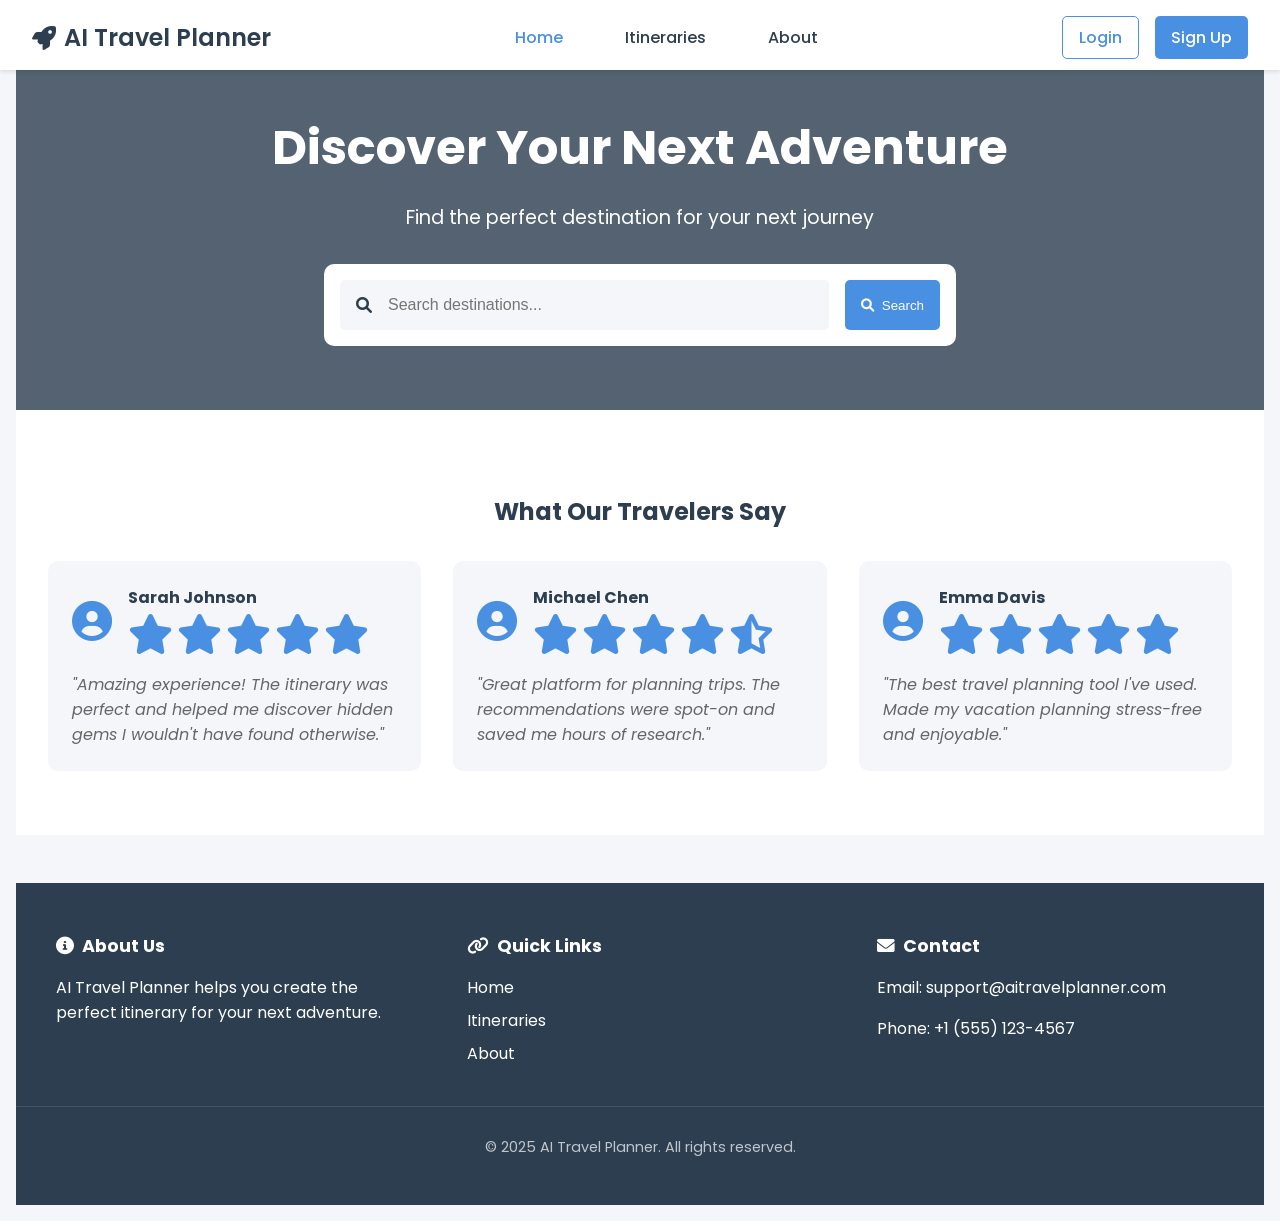
<file: ui proj 2/index.html>
<!DOCTYPE html>
<html lang="en">
<head>
    <link rel="stylesheet" href="css/common.css">
    <meta charset="UTF-8">
    <meta name="viewport" content="width=device-width, initial-scale=1.0">
    <title>AI Travel Planner</title>
    <link rel="stylesheet" href="css/index.css">
    <link href="https://fonts.googleapis.com/css2?family=Poppins:wght@300;400;500;600;700&display=swap" rel="stylesheet">
    <link rel="stylesheet" href="https://cdnjs.cloudflare.com/ajax/libs/font-awesome/6.0.0/css/all.min.css">
</head>
<body>
    <main>
    <nav class="navbar">
        <a href="index.html" class="logo">
            <i class="fas fa-rocket"></i>
            <span>AI Travel Planner</span>
        </a>
        <div class="nav-links">
            <a href="index.html">Home</a>
            <a href="itineraries.html">Itineraries</a>
            <a href="dashboard.html" id="dashboardLink" class="nav-link" style="display: none; opacity: 0; transition: opacity 0.3s ease;">Dashboard</a>
            <a href="about.html">About</a>
        </div>
        <div class="auth-buttons">
            <a href="login.html" class="btn btn-outline">Login</a>
            <a href="signup.html" class="btn btn-primary">Sign Up</a>
        </div>
    </nav>
    <header class="hero">
        <div class="hero-content">
            <h1>Discover Your Next Adventure</h1>
            <p>Find the perfect destination for your next journey</p>
            <div class="search-box">
                <div class="search-input-wrapper">
                    <i class="fas fa-search"></i>
                    <input type="text" id="searchDestination" placeholder="Search destinations...">
                </div>
                <button id="searchBtn" class="btn btn-primary">
                    <i class="fas fa-search"></i> Search
                </button>
            </div>
        </div>
    </header>
    <section class="reviews-section">
        <h2>What Our Travelers Say</h2>
        <div class="reviews-grid">
            <div class="review-card">
                <div class="review-header">
                    <i class="fas fa-user-circle"></i>
                    <div class="review-info">
                        <h4>Sarah Johnson</h4>
                        <div class="rating">
                            <i class="fas fa-star"></i>
                            <i class="fas fa-star"></i>
                            <i class="fas fa-star"></i>
                            <i class="fas fa-star"></i>
                            <i class="fas fa-star"></i>
                        </div>
                    </div>
                </div>
                <p>"Amazing experience! The itinerary was perfect and helped me discover hidden gems I wouldn't have found otherwise."</p>
            </div>
            <div class="review-card">
                <div class="review-header">
                    <i class="fas fa-user-circle"></i>
                    <div class="review-info">
                        <h4>Michael Chen</h4>
                        <div class="rating">
                            <i class="fas fa-star"></i>
                            <i class="fas fa-star"></i>
                            <i class="fas fa-star"></i>
                            <i class="fas fa-star"></i>
                            <i class="fas fa-star-half-alt"></i>
                        </div>
                    </div>
                </div>
                <p>"Great platform for planning trips. The recommendations were spot-on and saved me hours of research."</p>
            </div>
            <div class="review-card">
                <div class="review-header">
                    <i class="fas fa-user-circle"></i>
                    <div class="review-info">
                        <h4>Emma Davis</h4>
                        <div class="rating">
                            <i class="fas fa-star"></i>
                            <i class="fas fa-star"></i>
                            <i class="fas fa-star"></i>
                            <i class="fas fa-star"></i>
                            <i class="fas fa-star"></i>
                        </div>
                    </div>
                </div>
                <p>"The best travel planning tool I've used. Made my vacation planning stress-free and enjoyable."</p>
            </div>
        </div>
    </section>
    <footer class="footer">
        <div class="footer-content">
            <div class="footer-section">
                <h3><i class="fas fa-info-circle"></i> About Us</h3>
                <p>AI Travel Planner helps you create the perfect itinerary for your next adventure.</p>
            </div>
            <div class="footer-section">
                <h3><i class="fas fa-link"></i> Quick Links</h3>
                <a href="index.html">Home</a>
                <a href="itineraries.html">Itineraries</a>
                <a href="about.html">About</a>
            </div>
            <div class="footer-section">
                <h3><i class="fas fa-envelope"></i> Contact</h3>
                <p>Email: support@aitravelplanner.com</p>
                <p>Phone: +1 (555) 123-4567</p>
            </div>
        </div>
        <div class="footer-bottom">
            <p>&copy; 2025 AI Travel Planner. All rights reserved.</p>
        </div>
    </footer>
    <script>
        // Global function to check login status
        window.isUserLoggedIn = function() {
            return !!localStorage.getItem('userData');
        };
    </script>
    <script src="js/common.js"></script>
    <script src="js/auth.js"></script>
    <script src="js/index.js"></script>
    <script>
        // Set up search functionality
        function setupSearch() {
            const searchBtn = document.getElementById('searchBtn');
            const searchInput = document.getElementById('searchDestination');
            // Map of valid cities to their HTML pages
            const cityPages = {
                'hyderabad': 'hyderabad.html',
                'kochi': 'kochi.html',
                'kolkata': 'kolkata.html'
            };
            if (searchBtn && searchInput) {
                function handleSearch() {
                    if (!isUserLoggedIn()) {
                        window.location.href = 'login.html?redirect=index.html';
                        return;
                    }
                    const query = searchInput.value.trim().toLowerCase();
                    if (query) {
                        // Check if the searched city exists in our cityPages map
                        if (cityPages[query]) {
                            // Redirect to the specific city's page
                            window.location.href = cityPages[query];
                        } else {
                            // Redirect to not-found page for invalid cities
                            window.location.href = 'not-found.html';
                        }
                    }
                }
                searchBtn.addEventListener('click', handleSearch);
                searchInput.addEventListener('keypress', function(e) {
                    if (e.key === 'Enter') {
                        handleSearch();
                    }
                });
            }
        }
        // Initialize when the page is fully loaded
        document.addEventListener('DOMContentLoaded', function() {
            console.log('DOM fully loaded, setting up page...');
            setupSearch();
            // Navigation is handled by common.js
        });
        // Fallback in case DOMContentLoaded already fired
        if (document.readyState === 'complete' || document.readyState === 'interactive') {
            console.log('Page already loading, setting up now...');
            setupSearch();
        }
    </script>
</body>
</html>
</file>
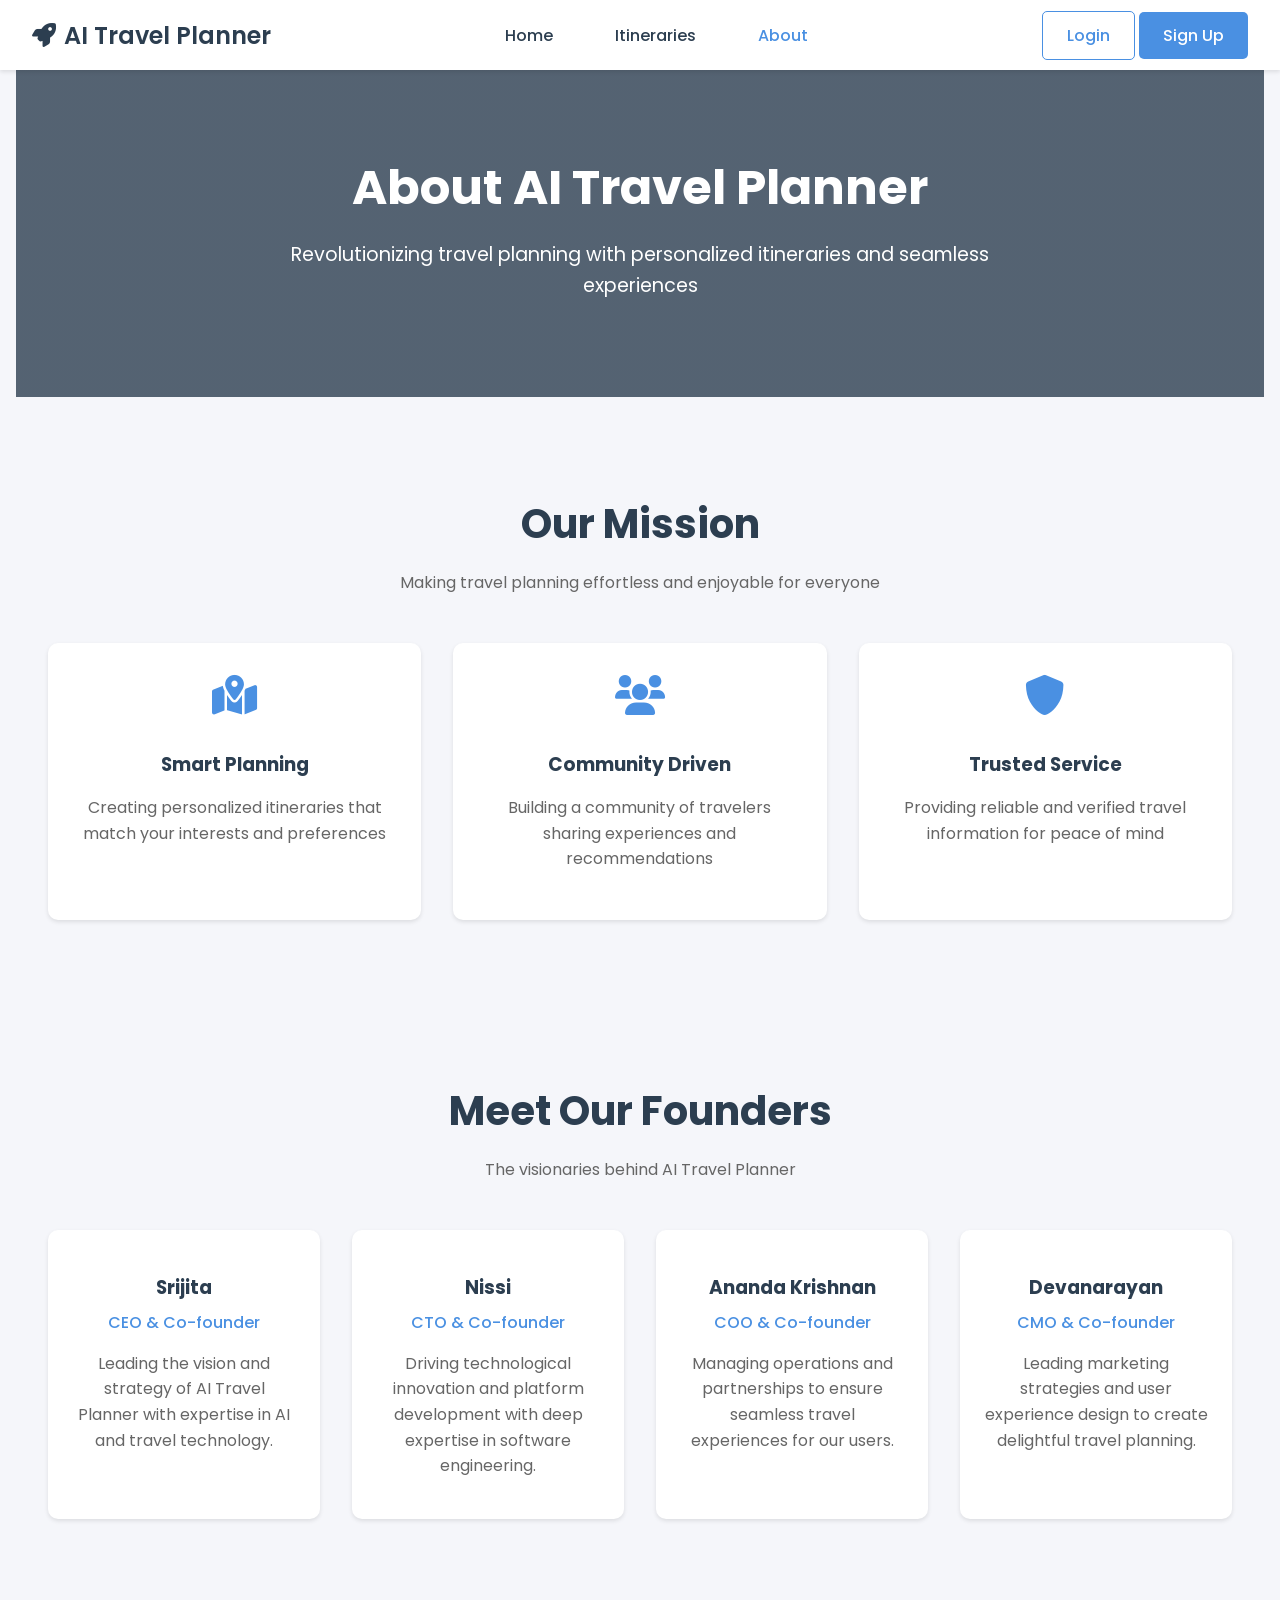
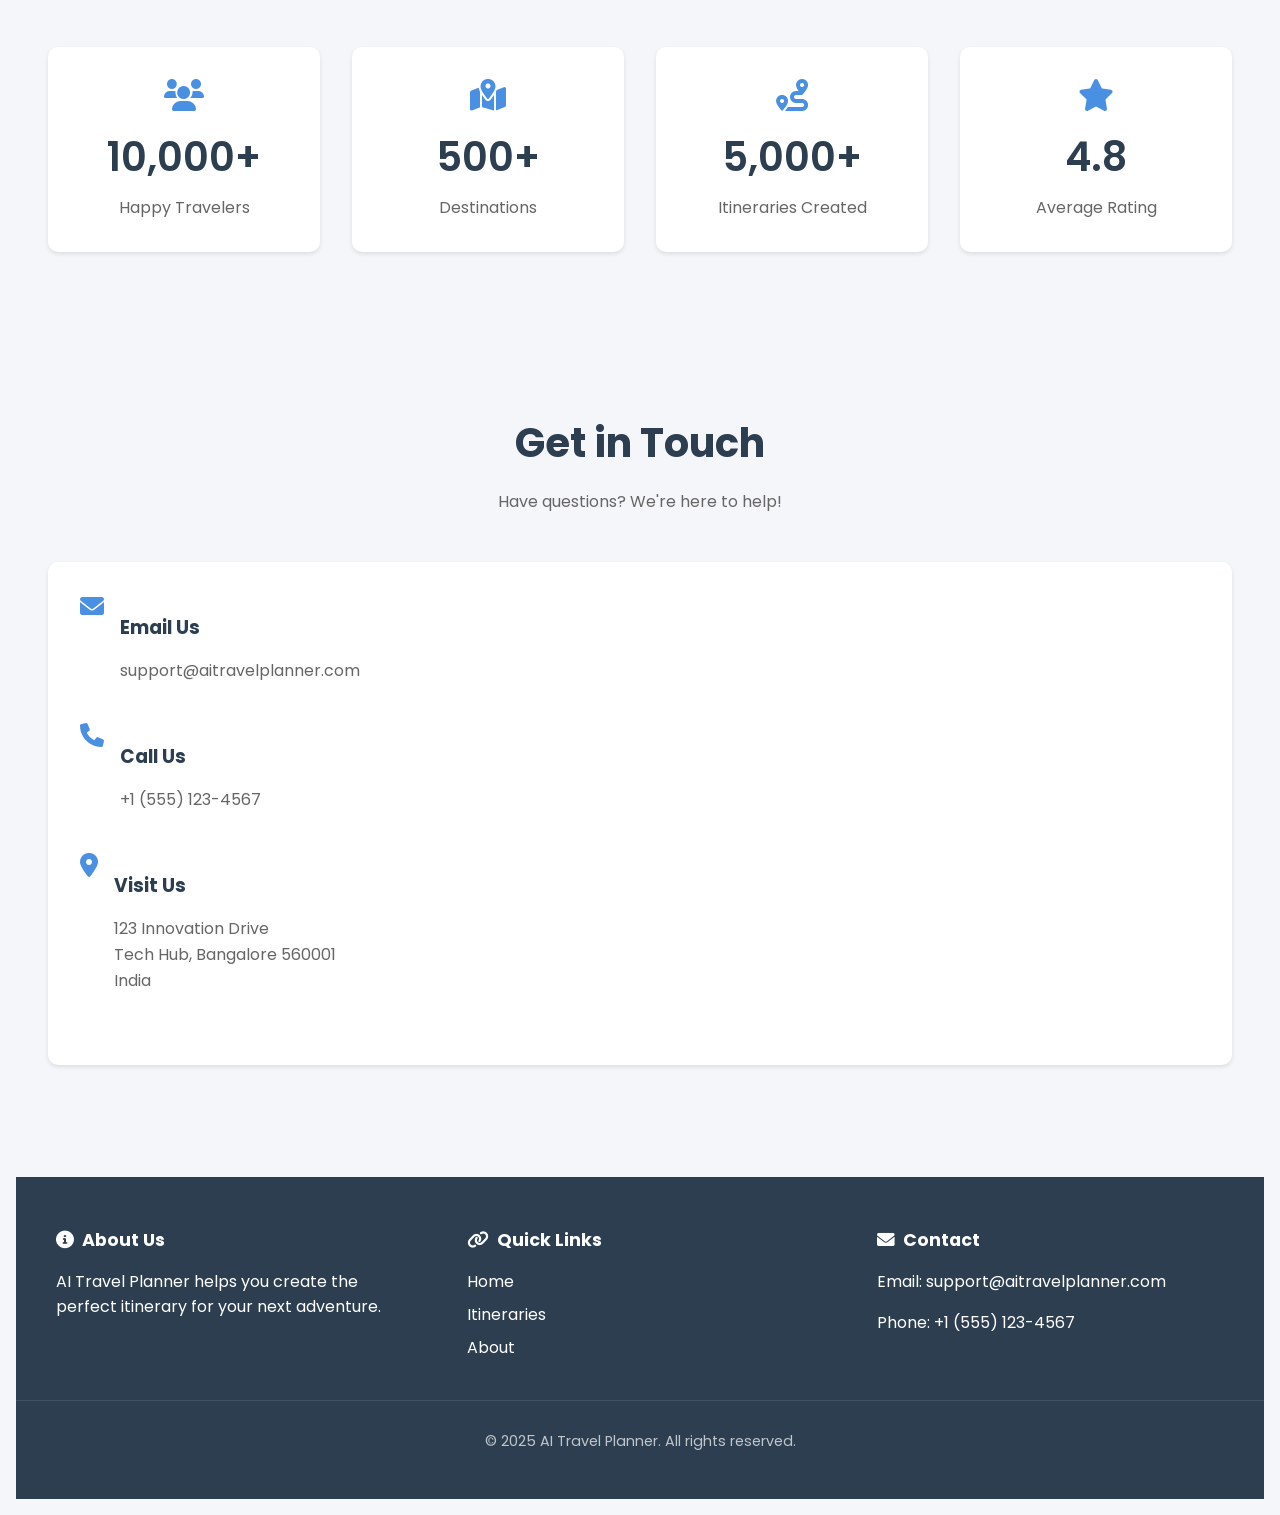
<file: ui proj 2/about.html>
<!DOCTYPE html>
<html lang="en">
<head>
    <meta charset="UTF-8">
    <meta name="viewport" content="width=device-width, initial-scale=1.0">
    <title>About Us - AI Travel Planner</title>
    <link rel="stylesheet" href="css/common.css">
    <link rel="stylesheet" href="css/about.css">
    <link href="https://fonts.googleapis.com/css2?family=Poppins:wght@300;400;500;600;700&display=swap" rel="stylesheet">
    <link rel="stylesheet" href="https://cdnjs.cloudflare.com/ajax/libs/font-awesome/6.0.0/css/all.min.css">
    <script src="js/common.js"></script>
</head>
<body>
    <main>
    <nav class="navbar">
        <a href="index.html" class="logo">
            <i class="fas fa-rocket"></i>
            <span>AI Travel Planner</span>
        </a>
        <div class="nav-links">
            <a href="index.html">Home</a>
            <a href="itineraries.html">Itineraries</a>
            <a href="dashboard.html" id="dashboardLink">Dashboard</a>
            <a href="about.html" class="active">About</a>
        </div>
        <div class="auth-buttons">
        </div>
    </nav>
    <section class="hero">
        <h1>About AI Travel Planner</h1>
        <p>Revolutionizing travel planning with personalized itineraries and seamless experiences</p>
    </section>
    <section id="mission" class="section">
        <div class="section-content">
            <div class="section-title">
                <h2>Our Mission</h2>
                <p>Making travel planning effortless and enjoyable for everyone</p>
            </div>
            <div class="mission-grid">
                <div class="mission-card">
                    <i class="fas fa-map-marked-alt"></i>
                    <h3>Smart Planning</h3>
                    <p>Creating personalized itineraries that match your interests and preferences</p>
                </div>
                <div class="mission-card">
                    <i class="fas fa-users"></i>
                    <h3>Community Driven</h3>
                    <p>Building a community of travelers sharing experiences and recommendations</p>
                </div>
                <div class="mission-card">
                    <i class="fas fa-shield-alt"></i>
                    <h3>Trusted Service</h3>
                    <p>Providing reliable and verified travel information for peace of mind</p>
                </div>
            </div>
        </div>
    </section>
    <section class="section">
        <div class="section-content">
            <div class="section-title">
                <h2>Meet Our Founders</h2>
                <p>The visionaries behind AI Travel Planner</p>
            </div>
            <div class="founders-grid">
                <div class="founder-card">
                    <div class="founder-info">
                        <h3>Srijita</h3>
                        <div class="role">CEO & Co-founder</div>
                        <p>Leading the vision and strategy of AI Travel Planner with expertise in AI and travel technology.</p>
                    </div>
                </div>
                <div class="founder-card">
                    <div class="founder-info">
                        <h3>Nissi</h3>
                        <div class="role">CTO & Co-founder</div>
                        <p>Driving technological innovation and platform development with deep expertise in software engineering.</p>
                    </div>
                </div>
                <div class="founder-card">
                    <div class="founder-info">
                        <h3>Ananda Krishnan</h3>
                        <div class="role">COO & Co-founder</div>
                        <p>Managing operations and partnerships to ensure seamless travel experiences for our users.</p>
                    </div>
                </div>
                <div class="founder-card">
                    <div class="founder-info">
                        <h3>Devanarayan</h3>
                        <div class="role">CMO & Co-founder</div>
                        <p>Leading marketing strategies and user experience design to create delightful travel planning.</p>
                    </div>
                </div>
            </div>
        </div>
    </section>
    <section class="section">
        <div class="section-content">
            <div class="stats-grid">
                <div class="stat-item">
                    <i class="fas fa-users"></i>
                    <div class="stat-number">10,000+</div>
                    <div class="stat-label">Happy Travelers</div>
                </div>
                <div class="stat-item">
                    <i class="fas fa-map-marked-alt"></i>
                    <div class="stat-number">500+</div>
                    <div class="stat-label">Destinations</div>
                </div>
                <div class="stat-item">
                    <i class="fas fa-route"></i>
                    <div class="stat-number">5,000+</div>
                    <div class="stat-label">Itineraries Created</div>
                </div>
                <div class="stat-item">
                    <i class="fas fa-star"></i>
                    <div class="stat-number">4.8</div>
                    <div class="stat-label">Average Rating</div>
                </div>
            </div>
        </div>
    </section>
    <section class="section">
        <div class="section-content">
            <div class="section-title">
                <h2>Get in Touch</h2>
                <p>Have questions? We're here to help!</p>
            </div>
            <div class="contact-content">
                <div class="contact-info">
                    <div class="contact-item">
                        <i class="fas fa-envelope"></i>
                        <div>
                            <h3>Email Us</h3>
                            <p>support@aitravelplanner.com</p>
                        </div>
                    </div>
                    <div class="contact-item">
                        <i class="fas fa-phone"></i>
                        <div>
                            <h3>Call Us</h3>
                            <p>+1 (555) 123-4567</p>
                        </div>
                    </div>
                    <div class="contact-item">
                        <i class="fas fa-map-marker-alt"></i>
                        <div>
                            <h3>Visit Us</h3>
                            <p>123 Innovation Drive<br>Tech Hub, Bangalore 560001<br>India</p>
                        </div>
                    </div>
                </div>
            </div>
        </div>
    </section>
    <footer class="footer">
        <div class="footer-content">
            <div class="footer-section">
                <h3><i class="fas fa-info-circle"></i> About Us</h3>
                <p>AI Travel Planner helps you create the perfect itinerary for your next adventure.</p>
            </div>
            <div class="footer-section">
                <h3><i class="fas fa-link"></i> Quick Links</h3>
                <a href="index.html">Home</a>
                <a href="itineraries.html">Itineraries</a>
                <a href="about.html">About</a>
            </div>
            <div class="footer-section">
                <h3><i class="fas fa-envelope"></i> Contact</h3>
                <p>Email: support@aitravelplanner.com</p>
                <p>Phone: +1 (555) 123-4567</p>
            </div>
        </div>
        <div class="footer-bottom">
            <p>&copy; 2025 AI Travel Planner. All rights reserved.</p>
        </div>
    </footer>
    <script src="js/auth.js"></script>
    </main>
</body>
</html>
</file>
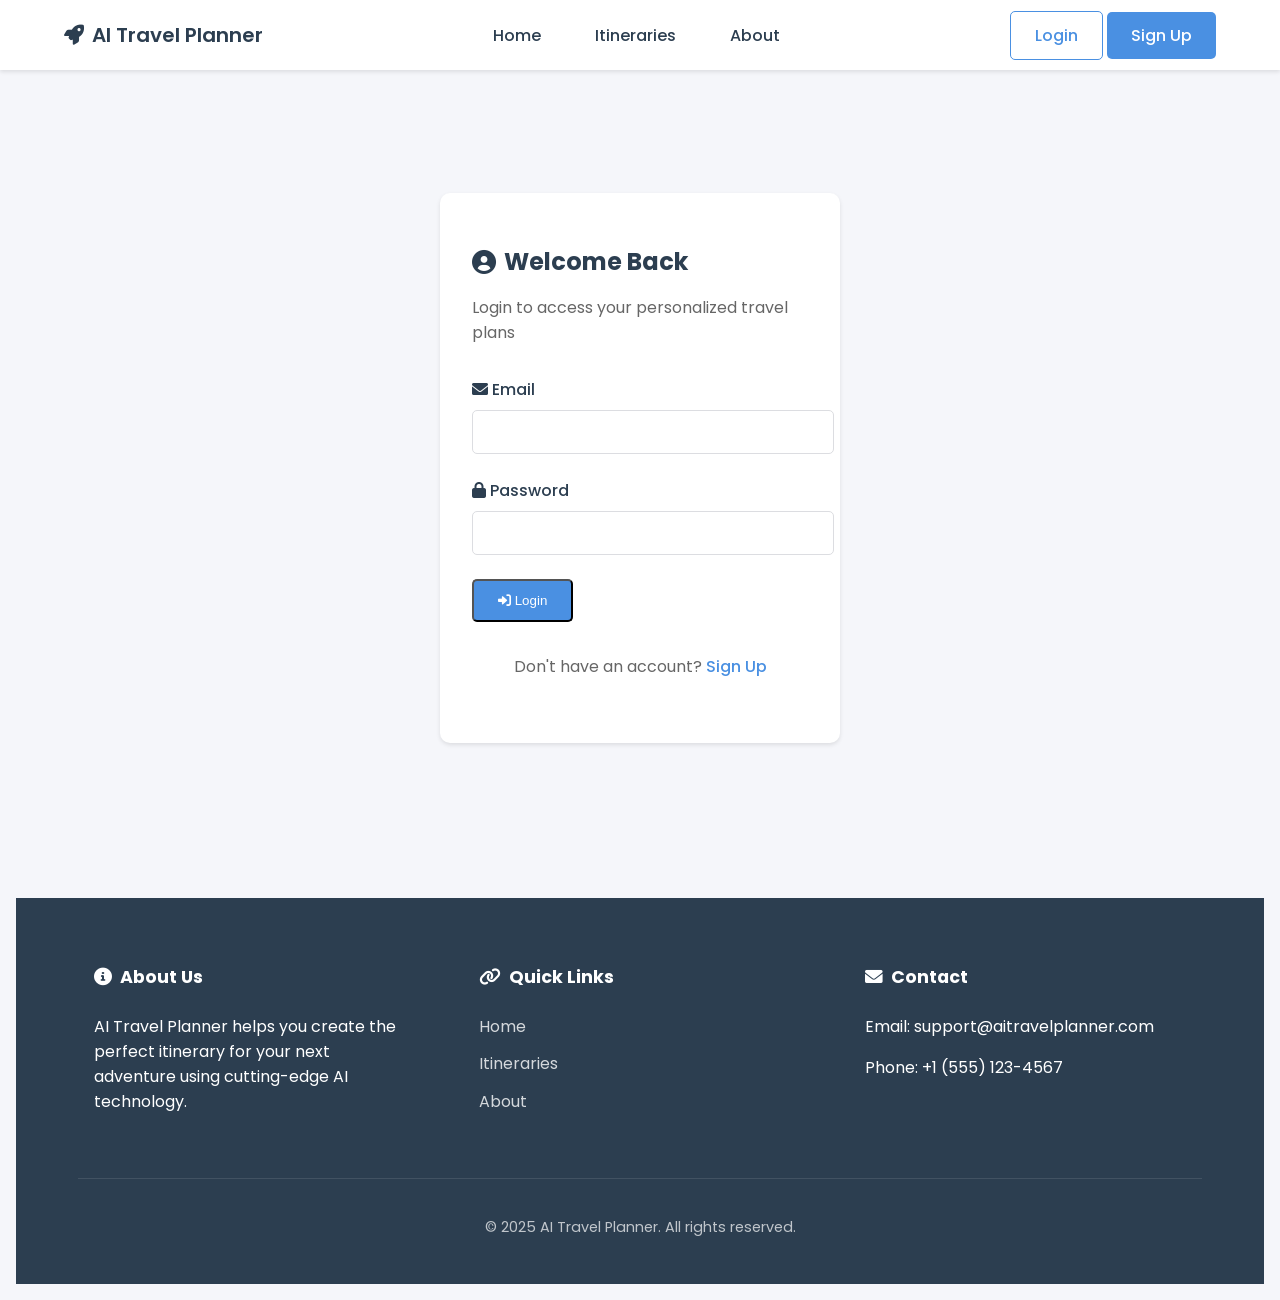
<file: ui proj 2/dashboard.html>
<!DOCTYPE html>
<html lang="en">
<head>
    <link rel="stylesheet" href="css/common.css">
    <meta charset="UTF-8">
    <meta name="viewport" content="width=device-width, initial-scale=1.0">
    <title>Dashboard - AI Travel Planner</title>
    <link rel="stylesheet" href="css/dashboard.css">
    <link href="https://fonts.googleapis.com/css2?family=Poppins:wght@300;400;500;600;700&display=swap" rel="stylesheet">
    <link rel="stylesheet" href="https://cdnjs.cloudflare.com/ajax/libs/font-awesome/6.0.0/css/all.min.css">
</head>
<body>
    <main>
    <nav class="navbar">
        <a href="index.html" class="logo">
            <i class="fas fa-rocket"></i>
            <span>AI Travel Planner</span>
        </a>
        <div class="nav-links">
            <a href="index.html">Home</a>
            <a href="itineraries.html">Itineraries</a>
            <a href="dashboard.html" class="active">Dashboard</a>
            <a href="about.html">About</a>
        </div>
        <div class="auth-buttons">
        </div>
    </nav>
    <div class="dashboard-container">
        <section class="dashboard-section profile-section">
            <h2><i class="fas fa-user-circle"></i> Profile</h2>
            <div class="profile-info">
                <div class="profile-avatar">
                    <i class="fas fa-user"></i>
                </div>
                <div class="profile-details">
                    <h3 id="userName">Loading...</h3>
                    <p id="userEmail">Loading...</p>
                </div>
            </div>
        </section>
        <section class="dashboard-section bucket-list-section">
            <h2><i class="fas fa-list"></i> Bucket List Places</h2>
            <div class="bucket-list-container">
                <div class="add-place">
                    <input type="text" id="newPlace" placeholder="Add a new place...">
                    <button id="addPlaceBtn" class="btn btn-primary">
                        <i class="fas fa-plus"></i> Add
                    </button>
                </div>
                <ul id="bucketList" class="bucket-list">
                </ul>
            </div>
        </section>
        <section class="dashboard-section budget-section">
            <h2><i class="fas fa-wallet"></i> Travel Budget</h2>
            <div class="budget-container">
                <div class="budget-form">
                    <div class="budget-input-group">
                        <input type="number" id="budgetAmount" placeholder="Set your budget...">
                        <button id="setBudgetBtn" class="btn btn-primary">Set Budget</button>
                    </div>
                    <div class="budget-input-group">
                        <input type="number" id="spentInput" placeholder="Add spent amount...">
                        <button id="addSpentBtn" class="btn btn-primary">Add Spent</button>
                    </div>
                </div>
                <div class="budget-display">
                    <div class="budget-item">
                        <span>Total Budget:</span>
                        <span id="totalBudget">$0</span>
                    </div>
                    <div class="budget-item">
                        <span>Spent:</span>
                        <span id="spentAmount">$0</span>
                    </div>
                    <div class="budget-item">
                        <span>Remaining:</span>
                        <span id="remainingAmount">$0</span>
                    </div>
                </div>
            </div>
        </section>
        <section class="dashboard-section notes-section">
            <h2><i class="fas fa-sticky-note"></i> Travel Notes</h2>
            <div class="notes-container">
                <div class="add-note">
                    <textarea id="newNote" placeholder="Add a new note..."></textarea>
                    <button id="addNoteBtn" class="btn btn-primary">
                        <i class="fas fa-plus"></i> Add Note
                    </button>
                </div>
                <div id="notesList" class="notes-list">
                </div>
            </div>
        </section>
    </div>
    <footer class="footer">
        <div class="footer-content">
            <div class="footer-section">
                <h3><i class="fas fa-info-circle"></i> About Us</h3>
                <p>AI Travel Planner helps you create the perfect itinerary for your next adventure.</p>
            </div>
            <div class="footer-section">
                <h3><i class="fas fa-link"></i> Quick Links</h3>
                <a href="index.html">Home</a>
                <a href="itineraries.html">Itineraries</a>
                <a href="about.html">About</a>
            </div>
            <div class="footer-section">
                <h3><i class="fas fa-envelope"></i> Contact</h3>
                <p>Email: support@aitravelplanner.com</p>
                <p>Phone: +1 (555) 123-4567</p>
            </div>
        </div>
        <div class="footer-bottom">
            <p>&copy; 2024 AI Travel Planner. All rights reserved.</p>
        </div>
    </footer>
    </main>
    <script src="js/common.js"></script>
    <script src="js/auth.js"></script>
    <script src="js/dashboard.js"></script>
</body>
</html>
</file>
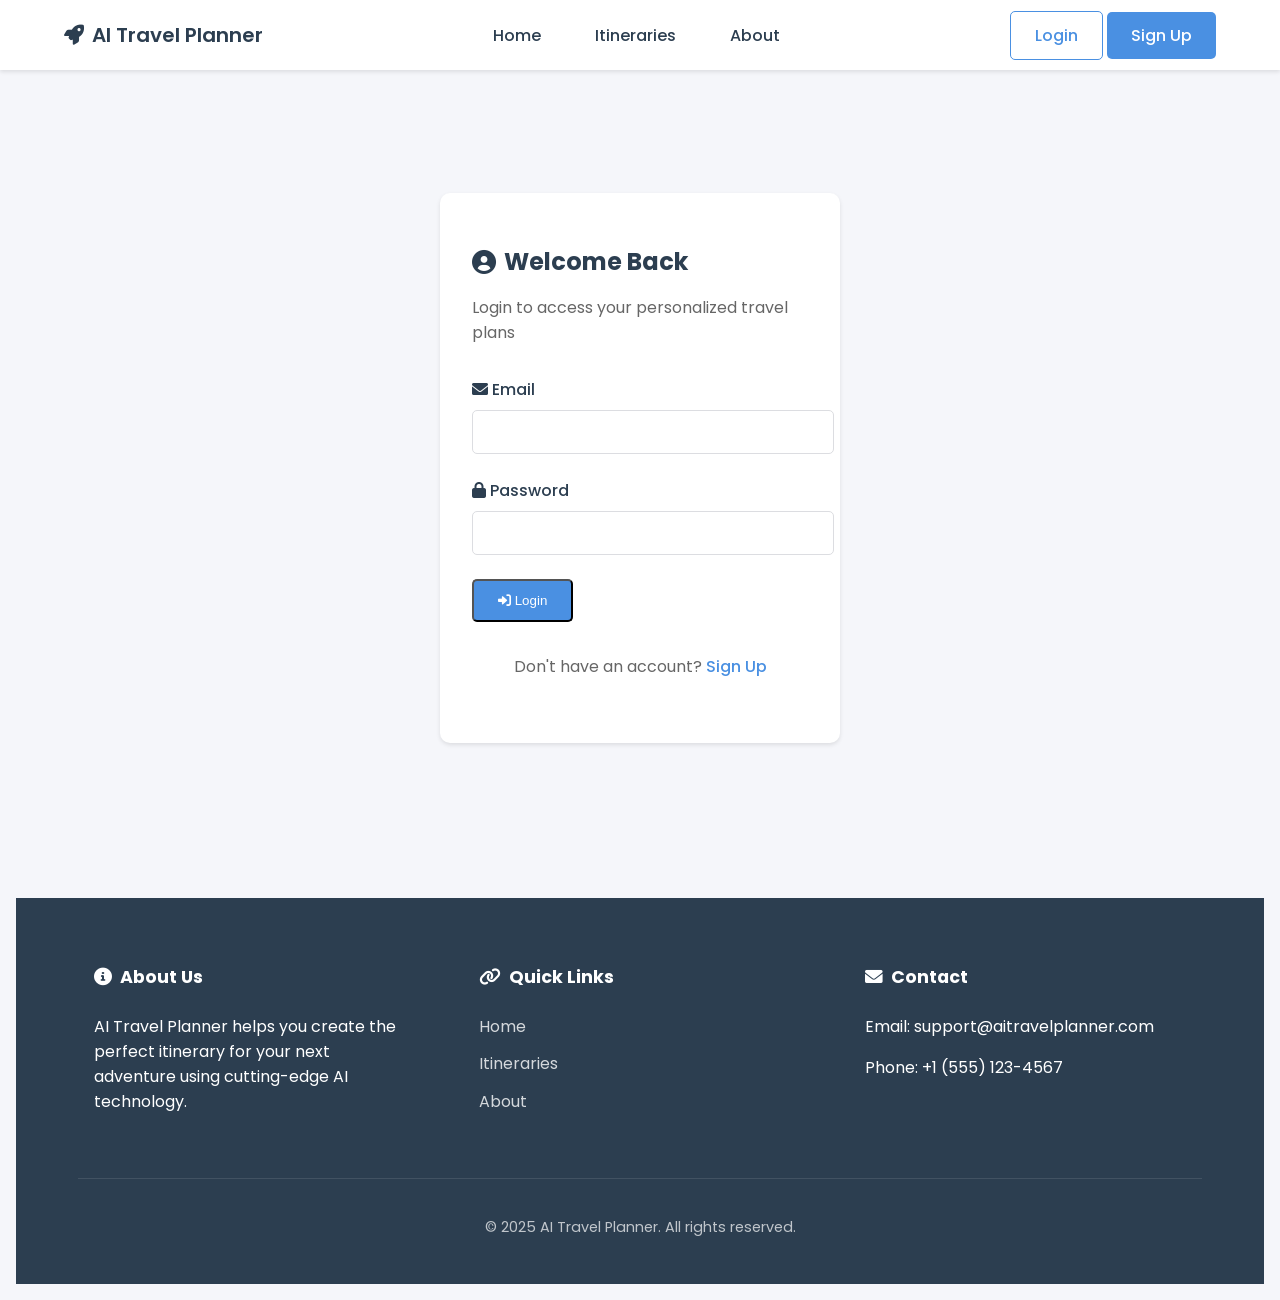
<file: ui proj 2/itineraries.html>
<!DOCTYPE html>
<html lang="en">
<head>
    <meta charset="UTF-8">
    <meta name="viewport" content="width=device-width, initial-scale=1.0">
    <title>Sample Itineraries - AI Travel Planner</title>
    <link rel="stylesheet" href="css/common.css">
    <link rel="stylesheet" href="css/itineraries.css">
    <link href="https://fonts.googleapis.com/css2?family=Poppins:wght@300;400;500;600;700&display=swap" rel="stylesheet">
    <link rel="stylesheet" href="https://cdnjs.cloudflare.com/ajax/libs/font-awesome/6.0.0/css/all.min.css">
    <script src="js/common.js"></script>
    <script>
        document.addEventListener('DOMContentLoaded', function() {
            if (window.location.pathname.includes('itineraries.html') && !isUserLoggedIn()) {
                window.location.href = 'login.html?redirect=itineraries.html';
            }
            document.querySelectorAll('.view-itinerary').forEach(button => {
                button.addEventListener('click', function(e) {
                    if (!isUserLoggedIn()) {
                        e.preventDefault();
                        window.location.href = `login.html?redirect=${encodeURIComponent(window.location.pathname)}`;
                    } else {
                        const city = this.getAttribute('data-city');
                        window.location.href = `${city}.html`;
                    }
                });
            });
        });
    </script>
</head>
<body>
    <main>
    <nav class="navbar">
        <a href="index.html" class="logo">
            <i class="fas fa-rocket"></i>
            <span>AI Travel Planner</span>
        </a>
        <div class="nav-links">
            <a href="index.html">Home</a>
            <a href="itineraries.html" class="active">Itineraries</a>
            <a href="dashboard.html" id="dashboardLink">Dashboard</a>
            <a href="about.html">About</a>
        </div>
        <div class="auth-buttons">
        </div>
    </nav>
    <section class="itineraries-section">
        <h2>Popular City Itineraries</h2>
        <div class="itineraries-grid">
            <div class="itinerary-card">
                <div class="itinerary-image" style="background-image: url('hyd.jpeg')"></div>
                <div class="itinerary-content">
                    <h3>Hyderabad - The City of Pearls</h3>
                    <div class="itinerary-details">
                        <span><i class="fas fa-clock"></i> 3 Days</span>
                        <span><i class="fas fa-dollar-sign"></i> Budget: ₹25,000</span>
                    </div>
                    <div class="day-plan">
                        <h4>Day 1 - Heritage Tour</h4>
                        <ul>
                            <li><i class="fas fa-landmark"></i> Charminar</li>
                            <li><i class="fas fa-utensils"></i> Hyderabadi Biryani</li>
                            <li><i class="fas fa-mosque"></i> Mecca Masjid</li>
                        </ul>
                    </div>
                    <button class="btn btn-primary view-itinerary" data-city="hyderabad">View Full Itinerary</button>
                    <div class="login-prompt" style="display: none;">
                        <p>Please <a href="login.html">login</a> to view the full itinerary</p>
                    </div>
                </div>
            </div>
            <div class="itinerary-card">
                <div class="itinerary-image" style="background-image: url('https://images.unsplash.com/photo-1593693397690-362cb9666fc2?auto=format&fit=crop&w=800&q=80')"></div>
                <div class="itinerary-content">
                    <h3>Kochi - Queen of Arabian Sea</h3>
                    <div class="itinerary-details">
                        <span><i class="fas fa-clock"></i> 3 Days</span>
                        <span><i class="fas fa-dollar-sign"></i> Budget: ₹20,000</span>
                    </div>
                    <div class="day-plan">
                        <h4>Day 1 - Fort Kochi</h4>
                        <ul>
                            <li><i class="fas fa-fish"></i> Chinese Fishing Nets</li>
                            <li><i class="fas fa-church"></i> St. Francis Church</li>
                            <li><i class="fas fa-store"></i> Jew Town</li>
                        </ul>
                    </div>
                    <button class="btn btn-primary view-itinerary" data-city="kochi">View Full Itinerary</button>
                    <div class="login-prompt" style="display: none;">
                        <p>Please <a href="login.html">login</a> to view the full itinerary</p>
                    </div>
                </div>
            </div>
            <div class="itinerary-card">
                <div class="itinerary-image" style="background-image: url('https://images.unsplash.com/photo-1558431382-27e303142255?auto=format&fit=crop&w=800&q=80')"></div>
                <div class="itinerary-content">
                    <h3>Kolkata - City of Joy</h3>
                    <div class="itinerary-details">
                        <span><i class="fas fa-clock"></i> 3 Days</span>
                        <span><i class="fas fa-dollar-sign"></i> Budget: ₹15,000</span>
                    </div>
                    <div class="day-plan">
                        <h4>Day 1 - Heritage Walk</h4>
                        <ul>
                            <li><i class="fas fa-landmark"></i> Victoria Memorial</li>
                            <li><i class="fas fa-utensils"></i> Street Food Tour</li>
                            <li><i class="fas fa-tram"></i> Tram Ride</li>
                        </ul>
                    </div>
                    <button class="btn btn-primary view-itinerary" data-city="kolkata">View Full Itinerary</button>
                    <div class="login-prompt" style="display: none;">
                        <p>Please <a href="login.html">login</a> to view the full itinerary</p>
                    </div>
                </div>
            </div>
        </div>
    </section>
    <footer class="footer">
        <div class="footer-content">
            <div class="footer-section">
                <h3><i class="fas fa-info-circle"></i> About Us</h3>
                <p>AI Travel Planner helps you create the perfect itinerary for your next adventure.</p>
            </div>
            <div class="footer-section">
                <h3><i class="fas fa-link"></i> Quick Links</h3>
                <a href="index.html">Home</a>
                <a href="itineraries.html">Itineraries</a>
                <a href="about.html">About</a>
            </div>
            <div class="footer-section">
                <h3><i class="fas fa-envelope"></i> Contact</h3>
                <p>Email: support@aitravelplanner.com</p>
                <p>Phone: +1 (555) 123-4567</p>
            </div>
        </div>
        <div class="footer-bottom">
            <p>&copy; 2024 AI Travel Planner. All rights reserved.</p>
        </div>
    </footer>
    <script src="js/auth.js"></script>
    <script src="js/itineraries.js"></script>
    </main>
</body>
</html>
</file>
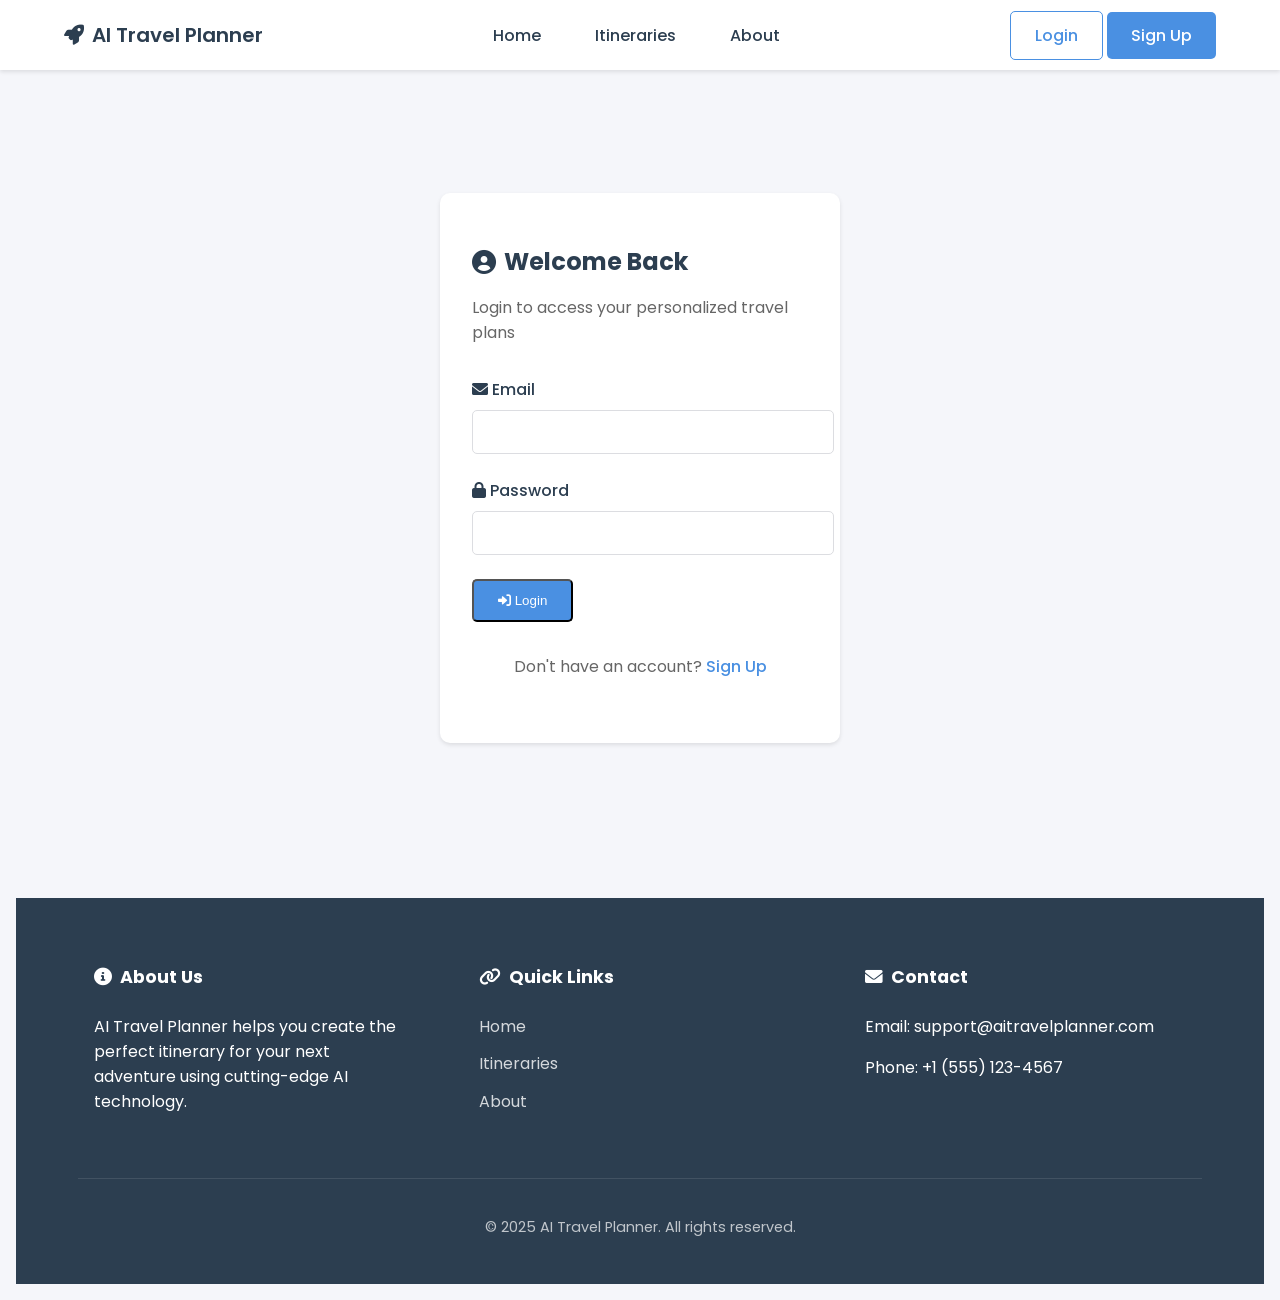
<file: ui proj 2/login.html>
<!DOCTYPE html>
<html lang="en">
<head>
    <meta charset="UTF-8">
    <meta name="viewport" content="width=device-width, initial-scale=1.0">
    <title>Login - AI Travel Planner</title>
    <link rel="stylesheet" href="css/common.css">
    <link rel="stylesheet" href="css/login.css">
    <link href="https://fonts.googleapis.com/css2?family=Poppins:wght@300;400;500;600;700&display=swap" rel="stylesheet">
    <link rel="stylesheet" href="https://cdnjs.cloudflare.com/ajax/libs/font-awesome/6.0.0/css/all.min.css">
</head>
<body>
    <main>
    <nav class="navbar">
        <div class="logo">
            <i class="fas fa-rocket"></i>
            <span>AI Travel Planner</span>
        </div>
        <div class="nav-links">
            <a href="index.html">Home</a>
            <a href="itineraries.html">Itineraries</a>
            <a href="dashboard.html" id="dashboardLink" style="display: none;">Dashboard</a>
            <a href="about.html">About</a>
        </div>
        <div class="auth-buttons">
            <a href="login.html" class="btn btn-outline">Login</a>
            <a href="signup.html" class="btn btn-primary">Sign Up</a>
        </div>
    </nav>
    <section class="login-section">
        <div class="login-container">
            <div class="login-content">
                <h2><i class="fas fa-user-circle"></i> Welcome Back</h2>
                <p>Login to access your personalized travel plans</p>
                <form id="loginForm" class="login-form">
                    <div class="form-group">
                        <label for="email">
                            <i class="fas fa-envelope"></i> Email
                        </label>
                        <input type="email" id="email" name="email" required>
                    </div>
                    <div class="form-group">
                        <label for="password">
                            <i class="fas fa-lock"></i> Password
                        </label>
                        <input type="password" id="password" name="password" required>
                    </div>
                    <button type="submit" class="btn btn-primary">
                        <i class="fas fa-sign-in-alt"></i> Login
                    </button>
                </form>
                <div class="login-footer">
                    <p>Don't have an account? <a href="signup.html">Sign Up</a></p>
                </div>
            </div>
        </div>
    </section>
    <footer class="footer">
        <div class="footer-content">
            <div class="footer-section">
                <h3><i class="fas fa-info-circle"></i> About Us</h3>
                <p>AI Travel Planner helps you create the perfect itinerary for your next adventure using cutting-edge AI technology.</p>
            </div>
            <div class="footer-section">
                <h3><i class="fas fa-link"></i> Quick Links</h3>
                <a href="index.html">Home</a>
                <a href="itineraries.html">Itineraries</a>
                <a href="about.html">About</a>
            </div>
            <div class="footer-section">
                <h3><i class="fas fa-envelope"></i> Contact</h3>
                <p>Email: support@aitravelplanner.com</p>
                <p>Phone: +1 (555) 123-4567</p>
            </div>
        </div>
        <div class="footer-bottom">
            <p>&copy; 2025 AI Travel Planner. All rights reserved.</p>
        </div>
    </footer>
    <script src="js/common.js"></script>
    <script src="js/auth.js"></script>
    </main>
</body>
</html>
</file>
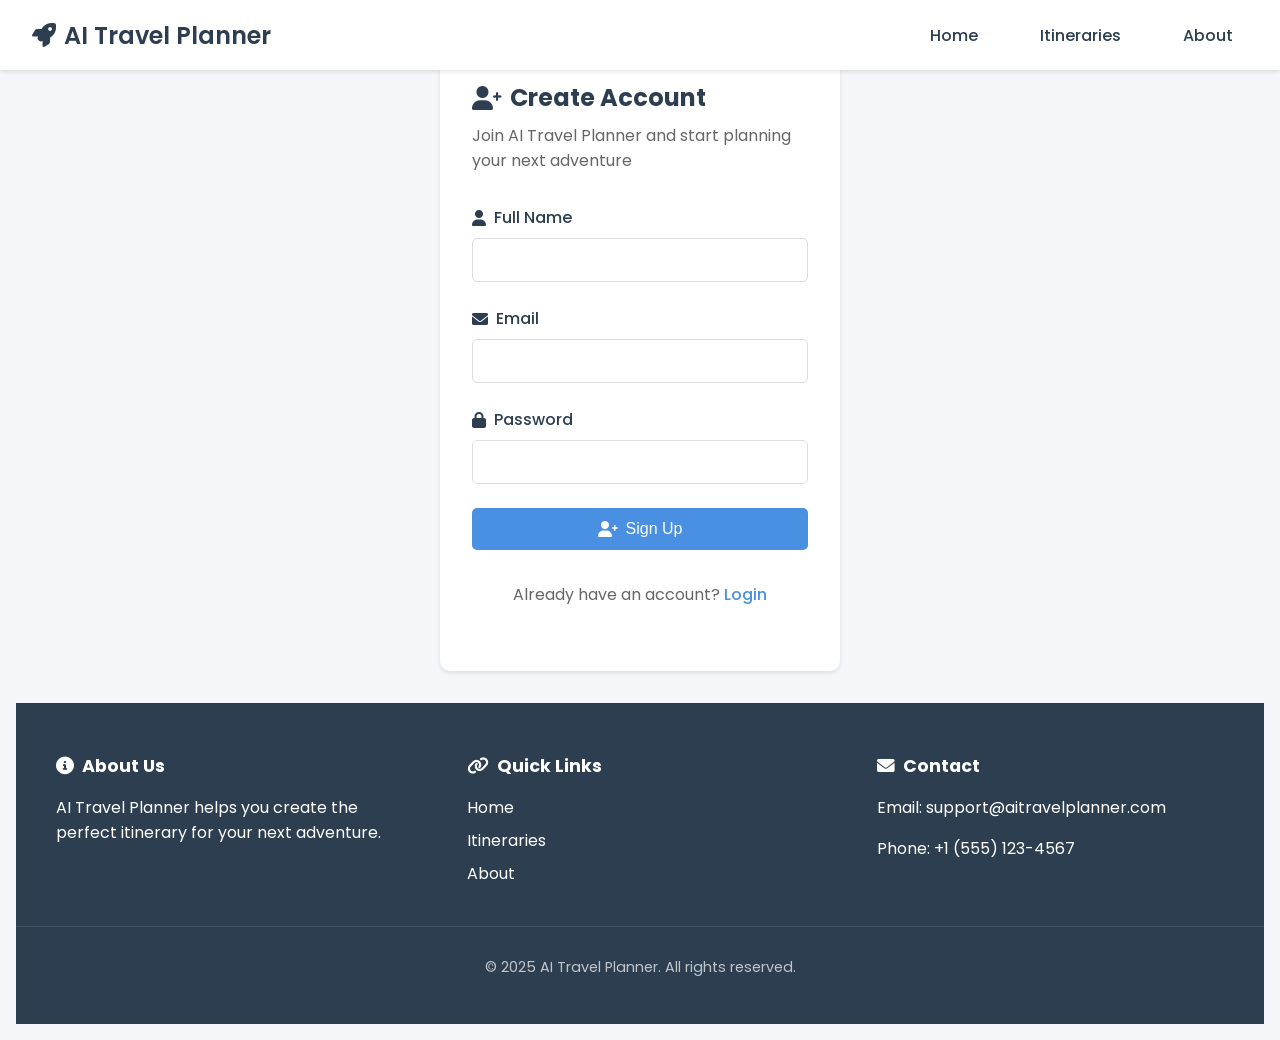
<file: ui proj 2/signup.html>
<!DOCTYPE html>
<html lang="en">
<head>
    <link rel="stylesheet" href="css/common.css">
    <meta charset="UTF-8">
    <meta name="viewport" content="width=device-width, initial-scale=1.0">
    <title>Sign Up - AI Travel Planner</title>
    <link rel="stylesheet" href="css/auth.css">
    <link href="https://fonts.googleapis.com/css2?family=Poppins:wght@300;400;500;600;700&display=swap" rel="stylesheet">
    <link rel="stylesheet" href="https://cdnjs.cloudflare.com/ajax/libs/font-awesome/6.0.0/css/all.min.css">
</head>
<body>
    <main>
    <nav class="navbar">
        <div class="logo">
            <i class="fas fa-rocket"></i>
            <span>AI Travel Planner</span>
        </div>
        <div class="nav-links">
            <a href="index.html">Home</a>
            <a href="itineraries.html">Itineraries</a>
            <a href="dashboard.html" id="dashboardLink" style="display: none;">Dashboard</a>
            <a href="about.html">About</a>
        </div>
    </nav>
    <section class="auth-section">
        <div class="auth-container">
            <div class="auth-content">
                <h2><i class="fas fa-user-plus"></i> Create Account</h2>
                <p>Join AI Travel Planner and start planning your next adventure</p>
                <form id="signupForm" class="auth-form">
                    <div class="form-group">
                        <label for="name">
                            <i class="fas fa-user"></i> Full Name
                        </label>
                        <input type="text" id="name" required>
                    </div>
                    <div class="form-group">
                        <label for="email">
                            <i class="fas fa-envelope"></i> Email
                        </label>
                        <input type="email" id="email" required>
                    </div>
                    <div class="form-group">
                        <label for="password">
                            <i class="fas fa-lock"></i> Password
                        </label>
                        <input type="password" id="password" required>
                    </div>
                    <button type="submit" class="btn btn-primary">
                        <i class="fas fa-user-plus"></i> Sign Up
                    </button>
                </form>
                <div class="auth-footer">
                    <p>Already have an account? <a href="login.html">Login</a></p>
                </div>
            </div>
        </div>
    </section>
    <footer class="footer">
        <div class="footer-content">
            <div class="footer-section">
                <h3><i class="fas fa-info-circle"></i> About Us</h3>
                <p>AI Travel Planner helps you create the perfect itinerary for your next adventure.</p>
            </div>
            <div class="footer-section">
                <h3><i class="fas fa-link"></i> Quick Links</h3>
                <a href="index.html">Home</a>
                <a href="itineraries.html">Itineraries</a>
                <a href="about.html">About</a>
            </div>
            <div class="footer-section">
                <h3><i class="fas fa-envelope"></i> Contact</h3>
                <p>Email: support@aitravelplanner.com</p>
                <p>Phone: +1 (555) 123-4567</p>
            </div>
        </div>
        <div class="footer-bottom">
            <p>&copy; 2025 AI Travel Planner. All rights reserved.</p>
        </div>
    </footer>
    <script src="js/auth.js"></script>
<script src="js/common.js"></script>
    </main>
</body>
</html>
</file>
<file: ui proj 2/css/common.css>
:root {
    --primary-color: #4a90e2;
    --secondary-color: #2c3e50;
    --accent-color: #e74c3c;
    --background-color: #f5f6fa;
    --text-color: #2c3e50;
    --border-color: #dcdde1;
    --shadow-color: rgba(0, 0, 0, 0.1);
    --header-height: 70px;
    --container-padding: 1rem;
}
html {
    scroll-behavior: smooth;
}
body {
    font-family: 'Poppins', sans-serif;
    margin: 0;
    padding: 0;
    padding-top: var(--header-height);
    background-color: var(--background-color);
    color: var(--text-color);
    min-height: 100vh;
    display: flex;
    flex-direction: column;
}
.navbar {
    display: flex;
    flex-wrap: wrap;
    justify-content: space-between;
    align-items: center;
    padding: 0.75rem 5%;
    background-color: white;
    box-shadow: 0 2px 4px var(--shadow-color);
    position: fixed;
    top: 0;
    left: 0;
    right: 0;
    z-index: 1000;
    height: var(--header-height);
    box-sizing: border-box;
}
main {
    flex: 1;
    width: 100%;
    max-width: 1400px;
    margin: 0 auto;
    padding: 1rem var(--container-padding);
    box-sizing: border-box;
}
.logo {
    display: flex;
    align-items: center;
    gap: 0.5rem;
    font-size: 1.25rem;
    font-weight: 600;
    text-decoration: none;
    color: var(--text-color);
    z-index: 10;
}
.menu-toggle {
    display: none;
    background: none;
    border: none;
    font-size: 1.5rem;
    cursor: pointer;
    z-index: 10;
}
.nav-links {
    display: flex;
    gap: 1.5rem;
    transition: all 0.3s ease;
}
.nav-links a {
    color: var(--text-color);
    text-decoration: none;
    margin: 0 15px;
    font-weight: 500;
    transition: color 0.3s ease, opacity 0.3s ease;
}
.nav-links a:hover,
.nav-links a.active {
    color: var(--primary-color);
}
.hamburger {
    display: none;
}
@media (max-width: 768px) {
    .menu-toggle {
        display: block;
    }
    .nav-links {
        position: fixed;
        top: 0;
        right: -100%;
        width: 70%;
        height: 100vh;
        background: white;
        flex-direction: column;
        justify-content: center;
        align-items: center;
        box-shadow: -2px 0 10px rgba(0,0,0,0.1);
        z-index: 5;
        padding: 2rem 0;
    }
    .nav-links.active {
        right: 0;
    }
    .auth-buttons {
        display: none;
    }
    .auth-buttons.mobile {
        display: flex;
        flex-direction: column;
        gap: 1rem;
        margin-top: 2rem;
        width: 100%;
        padding: 0 2rem;
    }
    .auth-buttons.mobile .btn {
        width: 100%;
        text-align: center;
        justify-content: center;
    }
}
.footer {
    background-color: var(--secondary-color);
    color: white;
    padding: 3rem 5% 2rem;
    margin-top: 3rem;
}
.footer-content {
    max-width: 1200px;
    margin: 0 auto;
    display: grid;
    grid-template-columns: repeat(auto-fit, minmax(200px, 1fr));
    gap: 2rem;
}
.footer-section {
    padding: 0 1rem;
}
.footer-section h3 {
    display: flex;
    align-items: center;
    gap: 0.5rem;
    margin-bottom: 1.5rem;
    font-size: 1.1rem;
}
.footer-section a {
    color: rgba(255, 255, 255, 0.8);
    text-decoration: none;
    display: block;
    margin-bottom: 0.8rem;
    transition: color 0.3s ease;
}
.footer-section a:hover {
    color: white;
}
.footer-bottom {
    text-align: center;
    margin-top: 3rem;
    padding-top: 1.5rem;
    border-top: 1px solid rgba(255, 255, 255, 0.1);
    font-size: 0.9rem;
    color: rgba(255, 255, 255, 0.7);
}
@media (max-width: 768px) {
    .footer {
        padding: 2rem 5%;
    }
    .footer-content {
        grid-template-columns: 1fr;
        gap: 2.5rem;
    }
    .footer-section {
        padding: 0;
    }
    .footer-section h3 {
        margin-bottom: 1rem;
    }
}
.btn {
    padding: 0.75rem 1.5rem;
    border-radius: 5px;
    text-decoration: none;
    font-weight: 500;
    transition: all 0.3s ease;
}
.btn-primary {
    background-color: var(--primary-color);
    color: white;
}
.btn-outline {
    border: 1px solid var(--primary-color);
    color: var(--primary-color);
}
.btn-primary:hover {
    background-color: #357abd;
}
.btn-outline:hover {
    background-color: var(--primary-color);
    color: white;
}
@media (max-width: 768px) {
    .navbar {
        flex-direction: column;
        gap: 1rem;
        text-align: center;
    }
    .nav-links {
        flex-direction: column;
        gap: 1rem;
    }
}
</file>
<file: ui proj 2/css/index.css>
:root {
    --primary-color: #4a90e2;
    --secondary-color: #2c3e50;
    --accent-color: #e74c3c;
    --background-color: #f5f6fa;
    --text-color: #2c3e50;
    --border-color: #dcdde1;
    --shadow-color: rgba(0, 0, 0, 0.1);
}
body {
    font-family: 'Poppins', sans-serif;
    margin: 0;
    padding: 0;
    background-color: var(--background-color);
    color: var(--text-color);
}
.navbar {
    display: flex;
    justify-content: space-between;
    align-items: center;
    padding: 1rem 2rem;
    background-color: white;
    box-shadow: 0 2px 4px var(--shadow-color);
}
.logo {
    display: flex;
    align-items: center;
    gap: 0.5rem;
    font-size: 1.5rem;
    font-weight: 600;
}
.nav-links {
    display: flex;
    gap: 2rem;
}
.nav-links a {
    text-decoration: none;
    color: var(--text-color);
    font-weight: 500;
    transition: color 0.3s ease;
}
.nav-links a:hover,
.nav-links a.active {
    color: var(--primary-color);
}
.auth-buttons {
    display: flex;
    gap: 1rem;
}
.hero {
    background: linear-gradient(rgba(44, 62, 80, 0.8), rgba(44, 62, 80, 0.8)),
                url('https://images.unsplash.com/photo-1476514525535-07fb3b4ae5f1?auto=format&fit=crop&w=1920&q=80') center/cover;
    color: white;
    padding: 4rem 2rem;
    text-align: center;
}
.hero-content {
    max-width: 800px;
    margin: 0 auto;
}
.hero h1 {
    font-size: 3rem;
    margin-bottom: 1rem;
}
.hero p {
    font-size: 1.2rem;
    margin-bottom: 2rem;
}
.search-box {
    background-color: white;
    padding: 1rem;
    border-radius: 10px;
    display: flex;
    gap: 1rem;
    max-width: 600px;
    margin: 0 auto;
}
.search-input-wrapper {
    flex: 1;
    display: flex;
    align-items: center;
    gap: 0.5rem;
    background-color: var(--background-color);
    padding: 0.5rem 1rem;
    border-radius: 5px;
}
.search-input-wrapper i {
    color: var(--text-color);
}
.search-input-wrapper input {
    border: none;
    background: none;
    width: 100%;
    padding: 0.5rem;
    font-size: 1rem;
}
.search-input-wrapper input:focus {
    outline: none;
}
.reviews-section {
    padding: 4rem 2rem;
    background-color: white;
}
.reviews-section h2 {
    text-align: center;
    margin-bottom: 2rem;
}
.reviews-grid {
    display: grid;
    grid-template-columns: repeat(auto-fit, minmax(300px, 1fr));
    gap: 2rem;
    max-width: 1200px;
    margin: 0 auto;
}
.review-card {
    background-color: var(--background-color);
    padding: 1.5rem;
    border-radius: 10px;
}
.review-header {
    display: flex;
    align-items: center;
    gap: 1rem;
    margin-bottom: 1rem;
}
.review-header i {
    font-size: 2.5rem;
    color: var(--primary-color);
}
.review-info h4 {
    margin: 0;
    color: var(--secondary-color);
}
.rating {
    color: #f1c40f;
    margin-top: 0.25rem;
}
.review-card p {
    margin: 0;
    color: #666;
    font-style: italic;
}
.btn {
    padding: 0.5rem 1rem;
    border: none;
    border-radius: 5px;
    cursor: pointer;
    font-weight: 500;
    text-decoration: none;
    display: inline-flex;
    align-items: center;
    gap: 0.5rem;
}
.btn-primary {
    background-color: var(--primary-color);
    color: white;
}
.btn-outline {
    background-color: transparent;
    border: 1px solid var(--primary-color);
    color: var(--primary-color);
}
.footer {
    background-color: var(--secondary-color);
    color: white;
    padding: 2rem 0;
}
.footer-content {
    max-width: 1200px;
    margin: 0 auto;
    display: grid;
    grid-template-columns: repeat(auto-fit, minmax(250px, 1fr));
    gap: 2rem;
    padding: 0 1rem;
}
.footer-section h3 {
    display: flex;
    align-items: center;
    gap: 0.5rem;
    margin-bottom: 1rem;
}
.footer-section a {
    color: white;
    text-decoration: none;
    display: block;
    margin-bottom: 0.5rem;
}
.footer-bottom {
    text-align: center;
    margin-top: 2rem;
    padding-top: 1rem;
    border-top: 1px solid rgba(255, 255, 255, 0.1);
}
@media (max-width: 768px) {
    .navbar {
        flex-direction: column;
        gap: 1rem;
        text-align: center;
    }
    .nav-links {
        flex-direction: column;
        gap: 1rem;
    }
    .search-box {
        flex-direction: column;
    }
    .hero h1 {
        font-size: 2rem;
    }
}
</file>
<file: ui proj 2/css/about.css>
:root {
    --primary-color: #4a90e2;
    --secondary-color: #2c3e50;
    --accent-color: #e74c3c;
    --background-color: #f5f6fa;
    --text-color: #2c3e50;
    --border-color: #dcdde1;
    --shadow-color: rgba(0, 0, 0, 0.1);
}
html {
    scroll-behavior: smooth;
}
body {
    font-family: 'Poppins', sans-serif;
    margin: 0;
    padding: 0;
    background-color: var(--background-color);
    color: var(--text-color);
}
.navbar {
    display: flex;
    justify-content: space-between;
    align-items: center;
    padding: 1rem 2rem;
    background-color: white;
    box-shadow: 0 2px 4px var(--shadow-color);
}
.logo {
    display: flex;
    align-items: center;
    gap: 0.5rem;
    font-size: 1.5rem;
    font-weight: 600;
    text-decoration: none;
    color: var(--text-color);
}
.nav-links {
    display: flex;
    gap: 2rem;
}
.nav-links a {
    text-decoration: none;
    color: var(--text-color);
    font-weight: 500;
    transition: color 0.3s ease;
}
.nav-links a:hover,
.nav-links a.active {
    color: var(--primary-color);
}
.hero {
    background: linear-gradient(rgba(44, 62, 80, 0.8), rgba(44, 62, 80, 0.8)),
                url('https://images.unsplash.com/photo-1469474968028-56623f02e42e?auto=format&fit=crop&w=1920&q=80') center/cover;
    color: white;
    padding: 6rem 2rem;
    text-align: center;
}
.hero h1 {
    font-size: 3rem;
    margin-bottom: 1rem;
}
.hero p {
    font-size: 1.2rem;
    max-width: 800px;
    margin: 0 auto;
    line-height: 1.6;
}
.section {
    padding: 4rem 2rem;
}
.section-content {
    max-width: 1200px;
    margin: 0 auto;
}
.section-title {
    text-align: center;
    margin-bottom: 3rem;
}
.section-title h2 {
    color: var(--secondary-color);
    font-size: 2.5rem;
    margin-bottom: 1rem;
}
.section-title p {
    color: #666;
    max-width: 600px;
    margin: 0 auto;
}
.mission-grid {
    display: grid;
    grid-template-columns: repeat(auto-fit, minmax(300px, 1fr));
    gap: 2rem;
    margin-top: 3rem;
}
.mission-card {
    background-color: white;
    padding: 2rem;
    border-radius: 10px;
    box-shadow: 0 2px 4px var(--shadow-color);
    text-align: center;
}
.mission-card i {
    font-size: 2.5rem;
    color: var(--primary-color);
    margin-bottom: 1rem;
}
.mission-card h3 {
    color: var(--secondary-color);
    margin-bottom: 1rem;
}
.mission-card p {
    color: #666;
    line-height: 1.6;
}
.founders-grid {
    display: grid;
    grid-template-columns: repeat(auto-fit, minmax(250px, 1fr));
    gap: 2rem;
}
.founder-card {
    background-color: white;
    border-radius: 10px;
    overflow: hidden;
    box-shadow: 0 2px 4px var(--shadow-color);
    transition: transform 0.3s ease;
}
.founder-card:hover {
    transform: translateY(-5px);
}
.founder-image {
    height: 250px;
    background-size: cover;
    background-position: center;
    background-color: #e1e8ed;
    display: flex;
    align-items: center;
    justify-content: center;
}
.founder-image i {
    font-size: 4rem;
    color: #fff;
}
.founder-info {
    padding: 1.5rem;
    text-align: center;
}
.founder-info h3 {
    color: var(--secondary-color);
    margin-bottom: 0.5rem;
}
.founder-info .role {
    color: var(--primary-color);
    font-weight: 500;
    margin-bottom: 1rem;
}
.founder-info p {
    color: #666;
    line-height: 1.6;
    margin-bottom: 1rem;
}
.social-links {
    display: flex;
    justify-content: center;
    gap: 1rem;
}
.social-links a {
    color: var(--secondary-color);
    text-decoration: none;
    transition: color 0.3s ease;
}
.social-links a:hover {
    color: var(--primary-color);
}
.stats-grid {
    display: grid;
    grid-template-columns: repeat(auto-fit, minmax(200px, 1fr));
    gap: 2rem;
    text-align: center;
}
.stat-item {
    padding: 2rem;
    background-color: white;
    border-radius: 10px;
    box-shadow: 0 2px 4px var(--shadow-color);
}
.stat-item i {
    font-size: 2rem;
    color: var(--primary-color);
    margin-bottom: 1rem;
}
.stat-number {
    font-size: 2.5rem;
    font-weight: 600;
    color: var(--secondary-color);
    margin-bottom: 0.5rem;
}
.stat-label {
    color: #666;
}
.contact-content {
    display: grid;
    grid-template-columns: repeat(auto-fit, minmax(300px, 1fr));
    gap: 2rem;
}
.contact-info {
    background-color: white;
    padding: 2rem;
    border-radius: 10px;
    box-shadow: 0 2px 4px var(--shadow-color);
}
.contact-item {
    display: flex;
    align-items: flex-start;
    gap: 1rem;
    margin-bottom: 1.5rem;
}
.contact-item i {
    color: var(--primary-color);
    font-size: 1.5rem;
}
.contact-item div h3 {
    color: var(--secondary-color);
    margin-bottom: 0.5rem;
}
.contact-item div p {
    color: #666;
    line-height: 1.6;
}
.footer {
    background-color: var(--secondary-color);
    color: white;
    padding: 2rem 0;
    margin-top: 3rem;
}
.footer-content {
    max-width: 1200px;
    margin: 0 auto;
    display: grid;
    grid-template-columns: repeat(auto-fit, minmax(250px, 1fr));
    gap: 2rem;
    padding: 0 1rem;
}
.footer-section h3 {
    display: flex;
    align-items: center;
    gap: 0.5rem;
    margin-bottom: 1rem;
}
.footer-section a {
    color: white;
    text-decoration: none;
    display: block;
    margin-bottom: 0.5rem;
}
.footer-bottom {
    text-align: center;
    margin-top: 2rem;
    padding-top: 1rem;
    border-top: 1px solid rgba(255, 255, 255, 0.1);
}
@media (max-width: 768px) {
    .navbar {
        flex-direction: column;
        gap: 1rem;
        text-align: center;
    }
    .nav-links {
        flex-direction: column;
        gap: 1rem;
    }
    .hero h1 {
        font-size: 2rem;
    }
    .section {
        padding: 2rem 1rem;
    }
    .section-title h2 {
        font-size: 2rem;
    }
}
#mission {
    scroll-margin-top: 80px;
}
</file>
<file: ui proj 2/css/dashboard.css>
:root {
    --primary-color: #4a90e2;
    --secondary-color: #2c3e50;
    --accent-color: #e74c3c;
    --background-color: #f5f6fa;
    --text-color: #2c3e50;
    --border-color: #dcdde1;
    --shadow-color: rgba(0, 0, 0, 0.1);
    --container-padding: 1.5rem;
}
body {
    font-family: 'Poppins', sans-serif;
    margin: 0;
    padding: 0;
    background-color: var(--background-color);
    color: var(--text-color);
    line-height: 1.6;
}
.navbar {
    display: flex;
    justify-content: space-between;
    align-items: center;
    padding: 1rem 2rem;
    background-color: white;
    box-shadow: 0 2px 4px var(--shadow-color);
    position: relative;
    z-index: 100;
}
.logo {
    display: flex;
    align-items: center;
    gap: 0.5rem;
    font-size: 1.5rem;
    font-weight: 600;
    color: var(--primary-color);
    text-decoration: none;
}
.nav-links {
    display: flex;
    gap: 2rem;
    margin: 0;
    padding: 0;
    list-style: none;
}
.nav-links a {
    text-decoration: none;
    color: var(--text-color);
    font-weight: 500;
    transition: color 0.2s ease;
}
.nav-links a:hover {
    color: var(--primary-color);
}
.nav-links a.active {
    color: var(--primary-color);
    font-weight: 600;
}
.auth-buttons {
    display: flex;
    gap: 1rem;
    align-items: center;
}
.user-greeting {
    font-weight: 500;
    color: var(--text-color);
}
.dashboard-container {
    max-width: 1200px;
    margin: 2rem auto;
    padding: 0 var(--container-padding);
    display: grid;
    grid-template-columns: repeat(auto-fit, minmax(300px, 1fr));
    gap: 2rem;
    width: 100%;
    box-sizing: border-box;
}
@media (max-width: 768px) {
    .dashboard-container {
        padding: 0 1rem;
        grid-template-columns: 1fr;
    }
    .profile-info {
        flex-direction: column;
        text-align: center;
    }
    .profile-avatar {
        margin: 0 auto;
    }
}
.dashboard-section {
    background-color: white;
    border-radius: 10px;
    padding: 1.5rem;
    box-shadow: 0 2px 4px var(--shadow-color);
    transition: transform 0.2s ease, box-shadow 0.2s ease;
}
.dashboard-section:hover {
    transform: translateY(-2px);
    box-shadow: 0 4px 8px rgba(0, 0, 0, 0.15);
}
dashboard-section h2 {
    margin-top: 0;
    margin-bottom: 1.5rem;
    display: flex;
    align-items: center;
    gap: 0.5rem;
    color: var(--secondary-color);
}
.profile-info {
    display: flex;
    align-items: center;
    gap: 1.5rem;
}
.profile-avatar {
    width: 80px;
    height: 80px;
    background-color: var(--primary-color);
    border-radius: 50%;
    display: flex;
    align-items: center;
    justify-content: center;
    color: white;
    font-size: 2rem;
    flex-shrink: 0;
}
.profile-details h3 {
    margin: 0;
    color: var(--secondary-color);
    font-size: 1.5rem;
}
.profile-details p {
    margin: 0.5rem 0 1rem;
    color: #666;
    color: #666;
}
.bucket-list-container {
    display: flex;
    flex-direction: column;
    gap: 1rem;
}
.add-place {
    display: flex;
    gap: 0.5rem;
    margin-bottom: 1rem;
}
.add-place input {
    flex: 1;
    padding: 0.75rem;
    border: 1px solid var(--border-color);
    border-radius: 6px;
    font-size: 1rem;
    transition: border-color 0.2s ease;
    border-radius: 5px;
}
.bucket-list {
    list-style: none;
    padding: 0;
    margin: 0;
}
.bucket-list li {
    display: flex;
    justify-content: space-between;
    align-items: center;
    padding: 0.5rem;
    border-bottom: 1px solid var(--border-color);
}
.budget-container {
    display: flex;
    flex-direction: column;
    gap: 1.5rem;
    width: 100%;
}
.budget-form {
    display: flex;
    flex-direction: column;
    gap: 1rem;
    width: 100%;
}
.budget-input-group {
    display: flex;
    gap: 0.5rem;
    width: 100%;
    flex-wrap: wrap;
}
.budget-input-group input {
    flex: 1;
    min-width: 150px;
}
.budget-input-group button {
    white-space: nowrap;
    padding: 0.5rem 1rem;
}
.budget-form input {
    flex: 1;
    padding: 0.5rem;
    border: 1px solid var(--border-color);
    border-radius: 5px;
    font-size: 1rem;
}
.budget-form button {
    white-space: nowrap;
    padding: 0.5rem 1rem;
}
.budget-display {
    display: grid;
    gap: 0.75rem;
    margin-top: 1rem;
}
.budget-item {
    display: flex;
    justify-content: space-between;
    padding: 0.75rem 1rem;
    background-color: var(--background-color);
    border-radius: 8px;
    font-size: 0.95rem;
    box-shadow: 0 1px 3px rgba(0, 0, 0, 0.05);
}
.budget-item span:last-child {
    font-weight: 600;
}
#remainingAmount {
    font-size: 1.1rem;
    transition: color 0.3s ease;
}
.add-note {
    display: flex;
    flex-direction: column;
    gap: 0.5rem;
}
.add-note textarea {
    width: 100%;
    height: 100px;
    padding: 0.5rem;
    border: 1px solid var(--border-color);
    border-radius: 5px;
    resize: vertical;
}
.notes-list {
    display: grid;
    gap: 1rem;
}
.note-item {
    padding: 1rem;
    background-color: var(--background-color);
    border-radius: 5px;
}
.btn {
    padding: 0.5rem 1rem;
    border: none;
    border-radius: 5px;
    cursor: pointer;
    font-weight: 500;
    display: flex;
    align-items: center;
    gap: 0.5rem;
}
.btn-primary {
    background-color: var(--primary-color);
    color: white;
}
.btn-outline {
    background-color: transparent;
    border: 1px solid var(--primary-color);
    color: var(--primary-color);
}
.footer {
    background-color: var(--secondary-color);
    color: white;
    padding: 2rem 0;
    margin-top: 3rem;
}
.footer-content {
    max-width: 1200px;
    margin: 0 auto;
    display: grid;
    grid-template-columns: repeat(auto-fit, minmax(250px, 1fr));
    gap: 2rem;
    padding: 0 1rem;
}
.bucket-list {
    list-style: none;
    padding: 0;
    margin: 1rem 0 0;
}
.bucket-item {
    display: flex;
    justify-content: space-between;
    align-items: center;
    padding: 0.75rem 1rem;
    background: white;
    border-radius: 6px;
    margin-bottom: 0.5rem;
    box-shadow: 0 1px 3px rgba(0, 0, 0, 0.1);
    transition: all 0.2s ease;
}
.bucket-item:hover {
    transform: translateY(-1px);
    box-shadow: 0 4px 6px rgba(0, 0, 0, 0.1);
}
.bucket-item.completed .item-name {
    text-decoration: line-through;
    color: #888;
}
.item-content {
    flex: 1;
    display: flex;
    align-items: center;
}
.checkbox-container {
    display: flex;
    align-items: center;
    cursor: pointer;
    width: 100%;
}
.checkbox-container input[type="checkbox"] {
    margin-right: 0.75rem;
    width: 1.2em;
    height: 1.2em;
    cursor: pointer;
}
.item-name {
    flex: 1;
    margin: 0;
    word-break: break-word;
}
.delete-btn {
    opacity: 0.7;
    transition: opacity 0.2s;
    padding: 0.35rem 0.75rem;
}
.delete-btn:hover {
    opacity: 1;
    color: #e74c3c;
    border-color: #e74c3c;
}
.empty-message {
    text-align: center;
    color: #666;
    font-style: italic;
    padding: 1.5rem;
    background: #f8f9fa;
    border-radius: 6px;
}
.add-place {
    display: flex;
    gap: 0.5rem;
    margin-bottom: 1rem;
}
.add-place input[type="text"] {
    flex: 1;
    padding: 0.75rem 1rem;
    border: 1px solid #ddd;
    border-radius: 4px;
    font-size: 1rem;
}
.add-place .btn {
    white-space: nowrap;
}
.modal-overlay {
    position: fixed;
    top: 0;
    left: 0;
    right: 0;
    bottom: 0;
    background-color: rgba(0, 0, 0, 0.5);
    display: flex;
    justify-content: center;
    align-items: center;
    z-index: 1000;
    backdrop-filter: blur(3px);
}
.modal-content {
    background: white;
    padding: 2rem;
    border-radius: 8px;
    width: 100%;
    max-width: 500px;
    box-shadow: 0 4px 6px rgba(0, 0, 0, 0.1);
    position: relative;
    animation: modalFadeIn 0.3s ease-out;
}
@keyframes modalFadeIn {
    from { opacity: 0; transform: translateY(-20px); }
    to { opacity: 1; transform: translateY(0); }
}
.modal-header {
    display: flex;
    justify-content: space-between;
    align-items: center;
    margin-bottom: 1.5rem;
    padding-bottom: 1rem;
    border-bottom: 1px solid var(--border-color);
}
.modal-header h3 {
    margin: 0;
    color: var(--secondary-color);
}
.close-modal {
    background: none;
    border: none;
    font-size: 1.5rem;
    cursor: pointer;
    color: var(--text-color);
    padding: 0.5rem;
    line-height: 1;
}
.close-modal:hover {
    color: var(--accent-color);
}
.form-group {
    margin-bottom: 1.5rem;
}
.form-group label {
    display: block;
    margin-bottom: 0.5rem;
    font-weight: 500;
    color: var(--secondary-color);
}
.form-group input[type="text"],
.form-group input[type="email"] {
    width: 100%;
    padding: 0.75rem;
    border: 1px solid var(--border-color);
    border-radius: 4px;
    font-size: 1rem;
    transition: border-color 0.3s;
}
.form-group input[type="text"]:focus,
.form-group input[type="email"]:focus {
    outline: none;
    border-color: var(--primary-color);
    box-shadow: 0 0 0 2px rgba(74, 144, 226, 0.2);
}
.form-group input:disabled {
    background-color: #f5f5f5;
    cursor: not-allowed;
}
.form-actions {
    display: flex;
    justify-content: flex-end;
    gap: 1rem;
    margin-top: 2rem;
}
@media (max-width: 600px) {
    .modal-content {
        margin: 1rem;
        padding: 1.5rem;
    }
    .form-actions {
        flex-direction: column;
    }
    .form-actions .btn {
        width: 100%;
    }
}
.footer-section h3 {
    display: flex;
    align-items: center;
    gap: 0.5rem;
    margin-bottom: 1rem;
}
.footer-section a {
    color: white;
    text-decoration: none;
    display: block;
    margin-bottom: 0.5rem;
}
.footer-bottom {
    text-align: center;
    margin-top: 2rem;
    padding-top: 1rem;
    border-top: 1px solid rgba(255, 255, 255, 0.1);
}
@media (max-width: 768px) {
    .dashboard-container {
        grid-template-columns: 1fr;
        padding: 0 1rem;
    }
    .profile-info {
        flex-direction: column;
        text-align: center;
        gap: 1.5rem;
    }
    .profile-avatar {
        margin: 0 auto;
    }
    .budget-input-group {
        flex-direction: column;
    }
    .budget-input-group input,
    .budget-input-group button {
        width: 100%;
    }
    .bucket-list li {
        flex-direction: column;
        align-items: flex-start;
        gap: 0.5rem;
    }
    .bucket-list li > div {
        width: 100%;
        display: flex;
        align-items: center;
        gap: 0.5rem;
    }
    .bucket-list li button {
        margin-left: auto;
    }
}
</file>
<file: ui proj 2/css/itineraries.css>
:root {
    --primary-color: #4a90e2;
    --secondary-color: #2c3e50;
    --accent-color: #e74c3c;
    --background-color: #f5f6fa;
    --text-color: #2c3e50;
    --border-color: #dcdde1;
    --shadow-color: rgba(0, 0, 0, 0.1);
    --header-height: 70px;
    --container-padding: 1rem;
}
body {
    font-family: 'Poppins', sans-serif;
    margin: 0;
    padding: 0;
    padding-top: var(--header-height);
    background-color: var(--background-color);
    color: var(--text-color);
    line-height: 1.6;
    min-height: 100vh;
    display: flex;
    flex-direction: column;
}
.navbar {
    display: flex;
    flex-wrap: wrap;
    justify-content: space-between;
    align-items: center;
    padding: 0.75rem 5%;
    background-color: white;
    box-shadow: 0 2px 4px var(--shadow-color);
    position: fixed;
    top: 0;
    left: 0;
    right: 0;
    z-index: 1000;
    height: var(--header-height);
    box-sizing: border-box;
}
.logo {
    display: flex;
    align-items: center;
    gap: 0.5rem;
    font-size: 1.5rem;
    font-weight: 600;
    color: var(--primary-color);
    text-decoration: none;
}
.nav-links {
    display: flex;
    gap: 2rem;
    margin: 0;
    padding: 0;
    list-style: none;
}
.nav-links a {
    text-decoration: none;
    color: var(--text-color);
    font-weight: 500;
    transition: color 0.2s ease;
    padding: 0.5rem 0;
}
.nav-links a:hover {
    color: var(--primary-color);
}
.nav-links a.active {
    color: var(--primary-color);
    font-weight: 600;
}
.auth-buttons {
    display: flex;
    gap: 1rem;
    align-items: center;
}
.user-greeting {
    font-weight: 500;
    color: var(--text-color);
}
@media (max-width: 1024px) {
    .itineraries-section {
        padding: 1.5rem;
    }
    .itinerary-card {
        padding: 1.25rem;
    }
    .nav-links {
        gap: 1.25rem;
    }
}
@media (max-width: 768px) {
    .itineraries-section {
        padding: 1.25rem 1rem;
    }
    .itinerary-card {
        padding: 1.1rem;
    }
    .itinerary-details {
        flex-direction: column;
        gap: 0.5rem;
        align-items: flex-start;
    }
}
@media (max-width: 480px) {
    .logo {
        font-size: 1.1rem;
    }
    .itineraries-section {
        padding: 1rem 0.75rem;
    }
    .itinerary-card {
        padding: 1rem;
    }
    .itinerary-content h3 {
        font-size: 1.1rem;
    }
    .day-plan h4 {
        font-size: 1rem;
    }
    .btn {
        padding: 0.5rem 1rem;
        font-size: 0.9rem;
    }
    .nav-links {
        width: 85%;
    }
}
.itineraries-section {
    padding: 2rem var(--container-padding);
    max-width: 1200px;
    margin: 0 auto;
    flex: 1;
    width: 100%;
    box-sizing: border-box;
}
.itineraries-section h2 {
    text-align: center;
    margin-bottom: 2rem;
    color: var(--secondary-color);
}
.itineraries-grid {
    display: grid;
    grid-template-columns: repeat(auto-fill, minmax(300px, 1fr));
    gap: 1.5rem;
    width: 100%;
    margin: 0 auto;
}
.itinerary-card {
    background-color: white;
    border-radius: 8px;
    overflow: hidden;
    box-shadow: 0 2px 12px rgba(0, 0, 0, 0.08);
    transition: transform 0.3s ease, box-shadow 0.3s ease;
    height: 100%;
    display: flex;
    flex-direction: column;
}
.itinerary-card:hover {
    transform: translateY(-4px);
    box-shadow: 0 6px 16px rgba(0, 0, 0, 0.12);
}
.itinerary-image {
    height: 180px;
    background-size: cover;
    background-position: center;
    position: relative;
}
.itinerary-image::after {
    content: '';
    position: absolute;
    bottom: 0;
    left: 0;
    right: 0;
    height: 30%;
    background: linear-gradient(transparent, rgba(0, 0, 0, 0.6));
}
.itinerary-content {
    padding: 1.5rem;
    flex: 1;
    display: flex;
    flex-direction: column;
}
.itinerary-content h3 {
    margin: 0 0 1rem;
    color: var(--secondary-color);
}
.itinerary-details {
    display: flex;
    justify-content: space-between;
    margin: 0.75rem 0 1.25rem;
    color: #666;
    font-size: 0.9rem;
    gap: 1rem;
}
.day-plan {
    margin: 0.5rem 0 1.5rem;
    flex: 1;
}
.day-plan h4 {
    color: var(--secondary-color);
    margin-bottom: 0.75rem;
    font-size: 1.05rem;
}
.day-plan ul {
    list-style: none;
    padding: 0;
    margin: 0;
}
.day-plan li {
    display: flex;
    align-items: center;
    gap: 0.5rem;
    padding: 0.4rem 0;
    color: #555;
    font-size: 0.95rem;
}
.day-plan li i {
    color: var(--primary-color);
    width: 20px;
    text-align: center;
}
.view-itinerary {
    width: 100%;
    padding: 0.75rem;
    background-color: var(--primary-color);
    color: white;
    border: none;
    border-radius: 6px;
    cursor: pointer;
    font-weight: 500;
    font-size: 0.95rem;
    transition: all 0.2s ease;
    text-align: center;
    margin-top: auto;
}
.view-itinerary:hover {
    background-color: #3a7bc8;
    transform: translateY(-1px);
}
.view-itinerary:active {
    transform: translateY(0);
}
.itinerary-description {
    font-size: 1.1rem;
    line-height: 1.6;
    color: #666;
    margin-bottom: 2rem;
}
.day-schedule {
    background-color: var(--background-color);
    border-radius: 10px;
    padding: 1.5rem;
    margin-bottom: 1.5rem;
}
.day-schedule h3 {
    color: var(--secondary-color);
    margin-bottom: 1.5rem;
    padding-bottom: 0.5rem;
    border-bottom: 1px solid var(--border-color);
}
.activities {
    display: grid;
    gap: 1rem;
}
.activity {
    background-color: white;
    border-radius: 8px;
    padding: 1rem;
    display: grid;
    grid-template-columns: auto 1fr;
    gap: 1rem;
    box-shadow: 0 1px 3px var(--shadow-color);
}
.activity-time {
    color: var(--primary-color);
    font-weight: 500;
    display: flex;
    flex-direction: column;
    align-items: center;
    gap: 0.5rem;
    padding-right: 1rem;
    border-right: 1px solid var(--border-color);
}
.activity-time i {
    font-size: 1.2rem;
}
.activity-content h4 {
    margin: 0 0 0.5rem;
    color: var(--secondary-color);
    display: flex;
    align-items: center;
    gap: 0.5rem;
}
.activity-content p {
    margin: 0;
    color: #666;
}
.info-grid {
    display: grid;
    grid-template-columns: repeat(auto-fit, minmax(300px, 1fr));
    gap: 1.5rem;
}
.info-card {
    background-color: var(--background-color);
    border-radius: 8px;
    padding: 1.5rem;
}
.info-card h4 {
    color: var(--secondary-color);
    margin: 0 0 1rem;
    display: flex;
    align-items: center;
    gap: 0.5rem;
}
.info-list {
    list-style: none;
    padding: 0;
    margin: 0;
}
.info-list li {
    display: flex;
    align-items: flex-start;
    gap: 0.5rem;
    padding: 0.75rem 0;
    border-bottom: 1px solid var(--border-color);
}
.info-list li:last-child {
    border-bottom: none;
}
.info-list i {
    color: var(--primary-color);
    margin-top: 0.25rem;
}
.info-content {
    flex: 1;
}
.info-content h5 {
    margin: 0 0 0.25rem;
    color: var(--secondary-color);
}
.info-content p {
    margin: 0;
    color: #666;
    font-size: 0.9rem;
}
.price-range {
    color: var(--accent-color);
    font-weight: 500;
} 
.btn {
    padding: 0.75rem 1rem;
    border: none;
    border-radius: 5px;
    font-size: 1rem;
    font-family: 'Poppins', sans-serif;
    font-weight: 500;
    cursor: pointer;
    display: inline-flex;
    align-items: center;
    justify-content: center;
    gap: 0.5rem;
    text-decoration: none;
    transition: all 0.3s ease;
    width: 100%;
    -webkit-appearance: none;
    -moz-appearance: none;
    appearance: none;
}
.btn-primary {
    background-color: var(--primary-color);
    color: white;
    border: 2px solid var(--primary-color);
}
.btn-primary:hover {
    background-color: #357abd;
    border-color: #357abd;
    transform: translateY(-1px);
    box-shadow: 0 2px 4px rgba(0, 0, 0, 0.1);
}
.btn-primary:active {
    transform: translateY(0);
    box-shadow: none;
}
.btn-outline {
    background-color: transparent;
    border: 2px solid var(--primary-color);
    color: var(--primary-color);
}
.btn-outline:hover {
    background-color: var(--primary-color);
    color: white;
    transform: translateY(-1px);
    box-shadow: 0 2px 4px rgba(0, 0, 0, 0.1);
}
.btn-outline:active {
    transform: translateY(0);
    box-shadow: none;
}
.btn-disabled,
.btn:disabled {
    background-color: #e0e0e0;
    color: #a0a0a0;
    cursor: not-allowed;
    border: 2px solid #e0e0e0;
    transform: none;
    box-shadow: none;
    opacity: 0.8;
}
button:not(:disabled),
[type="button"]:not(:disabled),
[type="submit"]:not(:disabled) {
    cursor: pointer;
}
.login-prompt {
    text-align: center;
    color: #666;
    margin-top: 0.5rem;
    font-size: 0.9rem;
}
.login-prompt a {
    color: var(--primary-color);
    text-decoration: none;
    font-weight: 500;
}
.login-prompt a:hover {
    text-decoration: underline;
}
.footer {
    background-color: var(--secondary-color);
    color: white;
    padding: 2rem 0;
    margin-top: 3rem;
}
.footer-content {
    max-width: 1200px;
    margin: 0 auto;
    display: grid;
    grid-template-columns: repeat(auto-fit, minmax(250px, 1fr));
    gap: 2rem;
    padding: 0 1rem;
}
.footer-section h3 {
    display: flex;
    align-items: center;
    gap: 0.5rem;
    margin-bottom: 1rem;
}
.footer-section a {
    color: white;
    text-decoration: none;
    display: block;
    margin-bottom: 0.5rem;
}
.footer-bottom {
    text-align: center;
    margin-top: 2rem;
    padding-top: 1rem;
    border-top: 1px solid rgba(255, 255, 255, 0.1);
}
@media (max-width: 768px) {
    .navbar {
        flex-direction: column;
        gap: 1rem;
        text-align: center;
    }
    .nav-links {
        flex-direction: column;
        gap: 1rem;
    }
    .auth-buttons {
        flex-direction: column;
        width: 100%;
    }
    .auth-buttons .btn {
        width: 100%;
    }
    .itineraries-grid {
        grid-template-columns: 1fr;
    }
}
.section-box {
    background-color: white;
    border-radius: 10px;
    padding: 2rem;
    margin-bottom: 2rem;
    box-shadow: 0 2px 4px var(--shadow-color);
}
.section-title {
    color: var(--secondary-color);
    margin-bottom: 1.5rem;
    padding-bottom: 1rem;
    border-bottom: 2px solid var(--border-color);
    display: flex;
    align-items: center;
    gap: 0.5rem;
}
.itinerary-overview {
    display: grid;
    grid-template-columns: repeat(auto-fit, minmax(200px, 1fr));
    gap: 1.5rem;
    margin-bottom: 2rem;
}
.overview-item {
    display: flex;
    align-items: center;
    gap: 1rem;
    padding: 1rem;
    background-color: var(--background-color);
    border-radius: 5px;
}
.overview-item i {
    font-size: 1.5rem;
    color: var(--primary-color);
}
}
.day-schedule {
    background-color: var(--background-color);
    border-radius: 10px;
    padding: 1.5rem;
    margin-bottom: 1.5rem;
}
.day-schedule h3 {
    color: var(--secondary-color);
    margin-bottom: 1.5rem;
    padding-bottom: 0.5rem;
    border-bottom: 1px solid var(--border-color);
}
.activities {
    display: grid;
    gap: 1rem;
}
.activity {
    background-color: white;
    border-radius: 8px;
    padding: 1rem;
    display: grid;
    grid-template-columns: auto 1fr;
    gap: 1rem;
    box-shadow: 0 1px 3px var(--shadow-color);
}
.activity-time {
    color: var(--primary-color);
    font-weight: 500;
    display: flex;
    flex-direction: column;
    align-items: center;
    gap: 0.5rem;
    padding-right: 1rem;
    border-right: 1px solid var(--border-color);
}
.activity-time i {
    font-size: 1.2rem;
}
.activity-content h4 {
    margin: 0 0 0.5rem;
    color: var(--secondary-color);
    display: flex;
    align-items: center;
    gap: 0.5rem;
}
.activity-content p {
    margin: 0;
    color: #666;
}
.info-grid {
    display: grid;
    grid-template-columns: repeat(auto-fit, minmax(300px, 1fr));
    gap: 1.5rem;
}
.info-card {
    background-color: var(--background-color);
    border-radius: 8px;
    padding: 1.5rem;
}
.info-card h4 {
    color: var(--secondary-color);
    margin: 0 0 1rem;
    display: flex;
    align-items: center;
    gap: 0.5rem;
}
.info-list {
    list-style: none;
    padding: 0;
    margin: 0;
}
.info-list li {
    display: flex;
    align-items: flex-start;
    gap: 0.5rem;
    padding: 0.75rem 0;
    border-bottom: 1px solid var(--border-color);
}
.info-list li:last-child {
    border-bottom: none;
}
.info-list i {
    color: var(--primary-color);
    margin-top: 0.25rem;
}
.info-content {
    flex: 1;
}
.info-content h5 {
    margin: 0 0 0.25rem;
    color: var(--secondary-color);
}
.info-content p {
    margin: 0;
    color: #666;
    font-size: 0.9rem;
}
.price-range {
    color: var(--accent-color);
    font-weight: 500;
}
</file>
<file: ui proj 2/css/login.css>
.login-section {
    min-height: calc(100vh - 200px);
    display: flex;
    align-items: center;
    justify-content: center;
    padding: 2rem;
}
.login-container {
    background-color: white;
    border-radius: 10px;
    box-shadow: 0 2px 4px var(--shadow-color);
    width: 100%;
    max-width: 400px;
}
.login-content {
    padding: 2rem;
}
.login-content h2 {
    color: var(--secondary-color);
    margin-bottom: 1rem;
    display: flex;
    align-items: center;
    gap: 0.5rem;
}
.login-content p {
    color: #666;
    margin-bottom: 2rem;
}
.form-group {
    margin-bottom: 1.5rem;
}
.form-group label {
    display: block;
    margin-bottom: 0.5rem;
    color: var(--secondary-color);
    font-weight: 500;
}
.form-group input {
    width: 100%;
    padding: 0.75rem;
    border: 1px solid var(--border-color);
    border-radius: 5px;
    font-size: 1rem;
    transition: border-color 0.3s ease;
}
.form-group input:focus {
    outline: none;
    border-color: var(--primary-color);
}
.login-footer {
    margin-top: 2rem;
    text-align: center;
    color: #666;
}
.login-footer a {
    color: var(--primary-color);
    text-decoration: none;
    font-weight: 500;
}
.login-footer a:hover {
    text-decoration: underline;
}
</file>
<file: ui proj 2/css/auth.css>
:root {
    --primary-color: #4a90e2;
    --secondary-color: #2c3e50;
    --accent-color: #e74c3c;
    --background-color: #f5f6fa;
    --text-color: #2c3e50;
    --border-color: #dcdde1;
    --shadow-color: rgba(0, 0, 0, 0.1);
}
body {
    font-family: 'Poppins', sans-serif;
    margin: 0;
    padding: 0;
    background-color: var(--background-color);
    color: var(--text-color);
    min-height: 100vh;
    display: flex;
    flex-direction: column;
}
.navbar {
    display: flex;
    justify-content: space-between;
    align-items: center;
    padding: 1rem 2rem;
    background-color: white;
    box-shadow: 0 2px 4px var(--shadow-color);
}
.logo {
    display: flex;
    align-items: center;
    gap: 0.5rem;
    font-size: 1.5rem;
    font-weight: 600;
    text-decoration: none;
    color: var(--text-color);
}
.nav-links {
    display: flex;
    gap: 2rem;
}
.nav-links a {
    text-decoration: none;
    color: var(--text-color);
    font-weight: 500;
    transition: color 0.3s ease;
}
.nav-links a:hover {
    color: var(--primary-color);
}
.auth-section {
    flex: 1;
    display: flex;
    align-items: center;
    justify-content: center;
    padding: 2rem;
}
.auth-container {
    background-color: white;
    border-radius: 10px;
    box-shadow: 0 2px 4px var(--shadow-color);
    width: 100%;
    max-width: 400px;
}
.auth-content {
    padding: 2rem;
}
.auth-content h2 {
    margin: 0 0 0.5rem;
    display: flex;
    align-items: center;
    gap: 0.5rem;
    color: var(--secondary-color);
}
.auth-content p {
    margin: 0 0 2rem;
    color: #666;
}
.auth-form {
    display: flex;
    flex-direction: column;
    gap: 1.5rem;
}
.form-group {
    display: flex;
    flex-direction: column;
    gap: 0.5rem;
}
.form-group label {
    display: flex;
    align-items: center;
    gap: 0.5rem;
    font-weight: 500;
    color: var(--secondary-color);
}
.form-group input {
    padding: 0.75rem;
    border: 1px solid var(--border-color);
    border-radius: 5px;
    font-size: 1rem;
    transition: border-color 0.3s ease;
}
.form-group input:focus {
    outline: none;
    border-color: var(--primary-color);
}
.btn {
    padding: 0.75rem;
    border: none;
    border-radius: 5px;
    font-size: 1rem;
    font-weight: 500;
    cursor: pointer;
    display: flex;
    align-items: center;
    justify-content: center;
    gap: 0.5rem;
    transition: background-color 0.3s ease;
}
.btn-primary {
    background-color: var(--primary-color);
    color: white;
}
.btn-primary:hover {
    background-color: #357abd;
}
.auth-footer {
    margin-top: 2rem;
    text-align: center;
    color: #666;
}
.auth-footer a {
    color: var(--primary-color);
    text-decoration: none;
    font-weight: 500;
}
.auth-footer a:hover {
    text-decoration: underline;
}
.footer {
    background-color: var(--secondary-color);
    color: white;
    padding: 2rem 0;
    margin-top: auto;
}
.footer-content {
    max-width: 1200px;
    margin: 0 auto;
    display: grid;
    grid-template-columns: repeat(auto-fit, minmax(250px, 1fr));
    gap: 2rem;
    padding: 0 1rem;
}
.footer-section h3 {
    display: flex;
    align-items: center;
    gap: 0.5rem;
    margin-bottom: 1rem;
}
.footer-section a {
    color: white;
    text-decoration: none;
    display: block;
    margin-bottom: 0.5rem;
}
.footer-bottom {
    text-align: center;
    margin-top: 2rem;
    padding-top: 1rem;
    border-top: 1px solid rgba(255, 255, 255, 0.1);
}
@media (max-width: 768px) {
    .navbar {
        flex-direction: column;
        gap: 1rem;
        text-align: center;
    }
    .nav-links {
        flex-direction: column;
        gap: 1rem;
    }
    .auth-container {
        margin: 1rem;
    }
}
</file>
